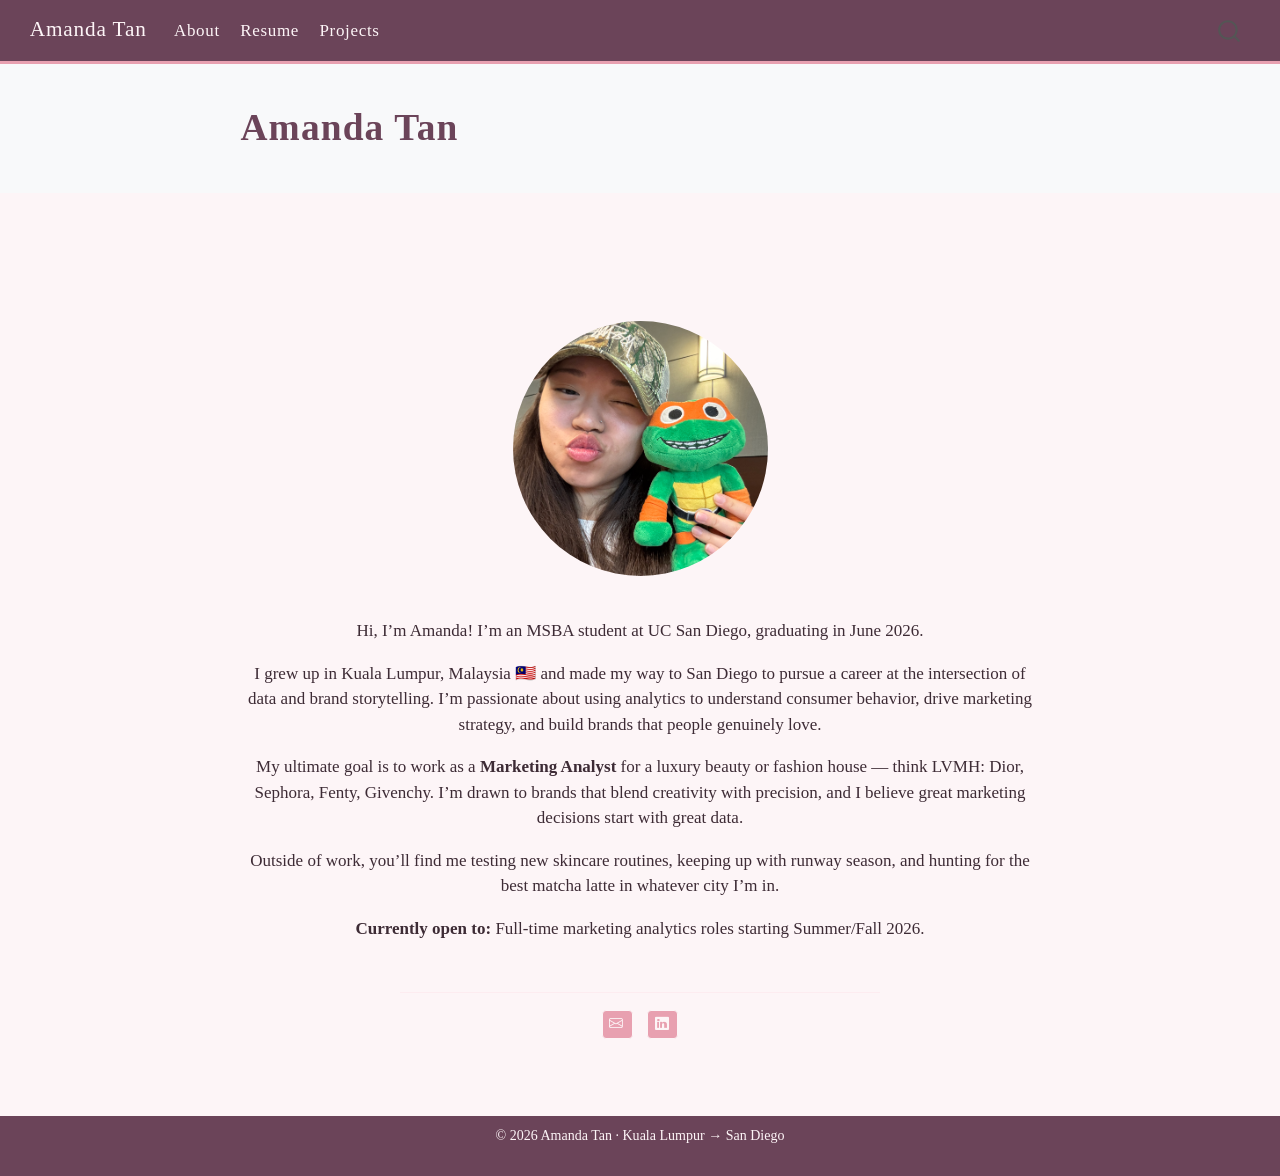
<file: docs/index.html>
<!DOCTYPE html>
<html xmlns="http://www.w3.org/1999/xhtml" lang="en" xml:lang="en"><head>

<meta charset="utf-8">
<meta name="generator" content="quarto-1.7.32">

<meta name="viewport" content="width=device-width, initial-scale=1.0, user-scalable=yes">


<title>Amanda Tan</title>
<style>
code{white-space: pre-wrap;}
span.smallcaps{font-variant: small-caps;}
div.columns{display: flex; gap: min(4vw, 1.5em);}
div.column{flex: auto; overflow-x: auto;}
div.hanging-indent{margin-left: 1.5em; text-indent: -1.5em;}
ul.task-list{list-style: none;}
ul.task-list li input[type="checkbox"] {
  width: 0.8em;
  margin: 0 0.8em 0.2em -1em; /* quarto-specific, see https://github.com/quarto-dev/quarto-cli/issues/4556 */ 
  vertical-align: middle;
}
</style>


<script src="site_libs/quarto-nav/quarto-nav.js"></script>
<script src="site_libs/quarto-nav/headroom.min.js"></script>
<script src="site_libs/clipboard/clipboard.min.js"></script>
<script src="site_libs/quarto-search/autocomplete.umd.js"></script>
<script src="site_libs/quarto-search/fuse.min.js"></script>
<script src="site_libs/quarto-search/quarto-search.js"></script>
<meta name="quarto:offset" content="./">
<script src="site_libs/quarto-html/quarto.js" type="module"></script>
<script src="site_libs/quarto-html/tabsets/tabsets.js" type="module"></script>
<script src="site_libs/quarto-html/popper.min.js"></script>
<script src="site_libs/quarto-html/tippy.umd.min.js"></script>
<link href="site_libs/quarto-html/tippy.css" rel="stylesheet">
<link href="site_libs/quarto-html/quarto-syntax-highlighting-37eea08aefeeee20ff55810ff984fec1.css" rel="stylesheet" id="quarto-text-highlighting-styles">
<script src="site_libs/bootstrap/bootstrap.min.js"></script>
<link href="site_libs/bootstrap/bootstrap-icons.css" rel="stylesheet">
<link href="site_libs/bootstrap/bootstrap-c1fac2584b48ed01fb6e278e36375074.min.css" rel="stylesheet" append-hash="true" id="quarto-bootstrap" data-mode="light">
<script id="quarto-search-options" type="application/json">{
  "location": "navbar",
  "copy-button": false,
  "collapse-after": 3,
  "panel-placement": "end",
  "type": "overlay",
  "limit": 50,
  "keyboard-shortcut": [
    "f",
    "/",
    "s"
  ],
  "show-item-context": false,
  "language": {
    "search-no-results-text": "No results",
    "search-matching-documents-text": "matching documents",
    "search-copy-link-title": "Copy link to search",
    "search-hide-matches-text": "Hide additional matches",
    "search-more-match-text": "more match in this document",
    "search-more-matches-text": "more matches in this document",
    "search-clear-button-title": "Clear",
    "search-text-placeholder": "",
    "search-detached-cancel-button-title": "Cancel",
    "search-submit-button-title": "Submit",
    "search-label": "Search"
  }
}</script>


<link rel="stylesheet" href="styles.css">
</head>

<body class="nav-fixed fullcontent quarto-light">

<div id="quarto-search-results"></div>
  <header id="quarto-header" class="headroom fixed-top quarto-banner">
    <nav class="navbar navbar-expand-lg " data-bs-theme="dark">
      <div class="navbar-container container-fluid">
      <div class="navbar-brand-container mx-auto">
    <a class="navbar-brand" href="./index.html">
    <span class="navbar-title">Amanda Tan</span>
    </a>
  </div>
            <div id="quarto-search" class="" title="Search"></div>
          <button class="navbar-toggler" type="button" data-bs-toggle="collapse" data-bs-target="#navbarCollapse" aria-controls="navbarCollapse" role="menu" aria-expanded="false" aria-label="Toggle navigation" onclick="if (window.quartoToggleHeadroom) { window.quartoToggleHeadroom(); }">
  <span class="navbar-toggler-icon"></span>
</button>
          <div class="collapse navbar-collapse" id="navbarCollapse">
            <ul class="navbar-nav navbar-nav-scroll me-auto">
  <li class="nav-item">
    <a class="nav-link active" href="./index.html" aria-current="page"> 
<span class="menu-text">About</span></a>
  </li>  
  <li class="nav-item">
    <a class="nav-link" href="./resume.html"> 
<span class="menu-text">Resume</span></a>
  </li>  
  <li class="nav-item">
    <a class="nav-link" href="./projects.html"> 
<span class="menu-text">Projects</span></a>
  </li>  
</ul>
          </div> <!-- /navcollapse -->
            <div class="quarto-navbar-tools">
</div>
      </div> <!-- /container-fluid -->
    </nav>
</header>
<!-- content -->
<header id="title-block-header" class="quarto-title-block default page-columns page-full">
  <div class="quarto-title-banner page-columns page-full">
    <div class="quarto-title column-body">
      <h1 class="title">Amanda Tan</h1>
                      </div>
  </div>
  <div class="quarto-title-meta">
    </div>
  </header><div id="quarto-content" class="quarto-container page-columns page-rows-contents page-layout-article page-navbar">
<!-- sidebar -->
<!-- margin-sidebar -->
    
<!-- main -->
<div class="quarto-about-jolla">
  <img src="files/IMG_1311.JPG" class="about-image
  round " style="height: 15em; width: 15em;">
 <main class="content quarto-banner-title-block" id="quarto-document-content">
<p>Hi, I’m Amanda! I’m an MSBA student at UC San Diego, graduating in June 2026.</p>
<p>I grew up in Kuala Lumpur, Malaysia 🇲🇾 and made my way to San Diego to pursue a career at the intersection of data and brand storytelling. I’m passionate about using analytics to understand consumer behavior, drive marketing strategy, and build brands that people genuinely love.</p>
<p>My ultimate goal is to work as a <strong>Marketing Analyst</strong> for a luxury beauty or fashion house — think LVMH: Dior, Sephora, Fenty, Givenchy. I’m drawn to brands that blend creativity with precision, and I believe great marketing decisions start with great data.</p>
<p>Outside of work, you’ll find me testing new skincare routines, keeping up with runway season, and hunting for the best matcha latte in whatever city I’m in.</p>
<p><strong>Currently open to:</strong> Full-time marketing analytics roles starting Summer/Fall 2026.</p>


</main> 
  <hr class="about-sep">
   <div class="about-links">
  <a href="mailto:a6tan@ucsd.edu" class="about-link" rel="" target="">
    <i class="bi bi-envelope"></i>
     <span class="about-link-text"></span>
  </a>
  <a href="https://www.linkedin.com/in/aamandatan/" class="about-link" rel="" target="">
    <i class="bi bi-linkedin"></i>
     <span class="about-link-text"></span>
  </a>
</div>
</div>
 <!-- /main -->
<script id="quarto-html-after-body" type="application/javascript">
  window.document.addEventListener("DOMContentLoaded", function (event) {
    const isCodeAnnotation = (el) => {
      for (const clz of el.classList) {
        if (clz.startsWith('code-annotation-')) {                     
          return true;
        }
      }
      return false;
    }
    const onCopySuccess = function(e) {
      // button target
      const button = e.trigger;
      // don't keep focus
      button.blur();
      // flash "checked"
      button.classList.add('code-copy-button-checked');
      var currentTitle = button.getAttribute("title");
      button.setAttribute("title", "Copied!");
      let tooltip;
      if (window.bootstrap) {
        button.setAttribute("data-bs-toggle", "tooltip");
        button.setAttribute("data-bs-placement", "left");
        button.setAttribute("data-bs-title", "Copied!");
        tooltip = new bootstrap.Tooltip(button, 
          { trigger: "manual", 
            customClass: "code-copy-button-tooltip",
            offset: [0, -8]});
        tooltip.show();    
      }
      setTimeout(function() {
        if (tooltip) {
          tooltip.hide();
          button.removeAttribute("data-bs-title");
          button.removeAttribute("data-bs-toggle");
          button.removeAttribute("data-bs-placement");
        }
        button.setAttribute("title", currentTitle);
        button.classList.remove('code-copy-button-checked');
      }, 1000);
      // clear code selection
      e.clearSelection();
    }
    const getTextToCopy = function(trigger) {
        const codeEl = trigger.previousElementSibling.cloneNode(true);
        for (const childEl of codeEl.children) {
          if (isCodeAnnotation(childEl)) {
            childEl.remove();
          }
        }
        return codeEl.innerText;
    }
    const clipboard = new window.ClipboardJS('.code-copy-button:not([data-in-quarto-modal])', {
      text: getTextToCopy
    });
    clipboard.on('success', onCopySuccess);
    if (window.document.getElementById('quarto-embedded-source-code-modal')) {
      const clipboardModal = new window.ClipboardJS('.code-copy-button[data-in-quarto-modal]', {
        text: getTextToCopy,
        container: window.document.getElementById('quarto-embedded-source-code-modal')
      });
      clipboardModal.on('success', onCopySuccess);
    }
      var localhostRegex = new RegExp(/^(?:http|https):\/\/localhost\:?[0-9]*\//);
      var mailtoRegex = new RegExp(/^mailto:/);
        var filterRegex = new RegExp('/' + window.location.host + '/');
      var isInternal = (href) => {
          return filterRegex.test(href) || localhostRegex.test(href) || mailtoRegex.test(href);
      }
      // Inspect non-navigation links and adorn them if external
     var links = window.document.querySelectorAll('a[href]:not(.nav-link):not(.navbar-brand):not(.toc-action):not(.sidebar-link):not(.sidebar-item-toggle):not(.pagination-link):not(.no-external):not([aria-hidden]):not(.dropdown-item):not(.quarto-navigation-tool):not(.about-link)');
      for (var i=0; i<links.length; i++) {
        const link = links[i];
        if (!isInternal(link.href)) {
          // undo the damage that might have been done by quarto-nav.js in the case of
          // links that we want to consider external
          if (link.dataset.originalHref !== undefined) {
            link.href = link.dataset.originalHref;
          }
        }
      }
    function tippyHover(el, contentFn, onTriggerFn, onUntriggerFn) {
      const config = {
        allowHTML: true,
        maxWidth: 500,
        delay: 100,
        arrow: false,
        appendTo: function(el) {
            return el.parentElement;
        },
        interactive: true,
        interactiveBorder: 10,
        theme: 'quarto',
        placement: 'bottom-start',
      };
      if (contentFn) {
        config.content = contentFn;
      }
      if (onTriggerFn) {
        config.onTrigger = onTriggerFn;
      }
      if (onUntriggerFn) {
        config.onUntrigger = onUntriggerFn;
      }
      window.tippy(el, config); 
    }
    const noterefs = window.document.querySelectorAll('a[role="doc-noteref"]');
    for (var i=0; i<noterefs.length; i++) {
      const ref = noterefs[i];
      tippyHover(ref, function() {
        // use id or data attribute instead here
        let href = ref.getAttribute('data-footnote-href') || ref.getAttribute('href');
        try { href = new URL(href).hash; } catch {}
        const id = href.replace(/^#\/?/, "");
        const note = window.document.getElementById(id);
        if (note) {
          return note.innerHTML;
        } else {
          return "";
        }
      });
    }
    const xrefs = window.document.querySelectorAll('a.quarto-xref');
    const processXRef = (id, note) => {
      // Strip column container classes
      const stripColumnClz = (el) => {
        el.classList.remove("page-full", "page-columns");
        if (el.children) {
          for (const child of el.children) {
            stripColumnClz(child);
          }
        }
      }
      stripColumnClz(note)
      if (id === null || id.startsWith('sec-')) {
        // Special case sections, only their first couple elements
        const container = document.createElement("div");
        if (note.children && note.children.length > 2) {
          container.appendChild(note.children[0].cloneNode(true));
          for (let i = 1; i < note.children.length; i++) {
            const child = note.children[i];
            if (child.tagName === "P" && child.innerText === "") {
              continue;
            } else {
              container.appendChild(child.cloneNode(true));
              break;
            }
          }
          if (window.Quarto?.typesetMath) {
            window.Quarto.typesetMath(container);
          }
          return container.innerHTML
        } else {
          if (window.Quarto?.typesetMath) {
            window.Quarto.typesetMath(note);
          }
          return note.innerHTML;
        }
      } else {
        // Remove any anchor links if they are present
        const anchorLink = note.querySelector('a.anchorjs-link');
        if (anchorLink) {
          anchorLink.remove();
        }
        if (window.Quarto?.typesetMath) {
          window.Quarto.typesetMath(note);
        }
        if (note.classList.contains("callout")) {
          return note.outerHTML;
        } else {
          return note.innerHTML;
        }
      }
    }
    for (var i=0; i<xrefs.length; i++) {
      const xref = xrefs[i];
      tippyHover(xref, undefined, function(instance) {
        instance.disable();
        let url = xref.getAttribute('href');
        let hash = undefined; 
        if (url.startsWith('#')) {
          hash = url;
        } else {
          try { hash = new URL(url).hash; } catch {}
        }
        if (hash) {
          const id = hash.replace(/^#\/?/, "");
          const note = window.document.getElementById(id);
          if (note !== null) {
            try {
              const html = processXRef(id, note.cloneNode(true));
              instance.setContent(html);
            } finally {
              instance.enable();
              instance.show();
            }
          } else {
            // See if we can fetch this
            fetch(url.split('#')[0])
            .then(res => res.text())
            .then(html => {
              const parser = new DOMParser();
              const htmlDoc = parser.parseFromString(html, "text/html");
              const note = htmlDoc.getElementById(id);
              if (note !== null) {
                const html = processXRef(id, note);
                instance.setContent(html);
              } 
            }).finally(() => {
              instance.enable();
              instance.show();
            });
          }
        } else {
          // See if we can fetch a full url (with no hash to target)
          // This is a special case and we should probably do some content thinning / targeting
          fetch(url)
          .then(res => res.text())
          .then(html => {
            const parser = new DOMParser();
            const htmlDoc = parser.parseFromString(html, "text/html");
            const note = htmlDoc.querySelector('main.content');
            if (note !== null) {
              // This should only happen for chapter cross references
              // (since there is no id in the URL)
              // remove the first header
              if (note.children.length > 0 && note.children[0].tagName === "HEADER") {
                note.children[0].remove();
              }
              const html = processXRef(null, note);
              instance.setContent(html);
            } 
          }).finally(() => {
            instance.enable();
            instance.show();
          });
        }
      }, function(instance) {
      });
    }
        let selectedAnnoteEl;
        const selectorForAnnotation = ( cell, annotation) => {
          let cellAttr = 'data-code-cell="' + cell + '"';
          let lineAttr = 'data-code-annotation="' +  annotation + '"';
          const selector = 'span[' + cellAttr + '][' + lineAttr + ']';
          return selector;
        }
        const selectCodeLines = (annoteEl) => {
          const doc = window.document;
          const targetCell = annoteEl.getAttribute("data-target-cell");
          const targetAnnotation = annoteEl.getAttribute("data-target-annotation");
          const annoteSpan = window.document.querySelector(selectorForAnnotation(targetCell, targetAnnotation));
          const lines = annoteSpan.getAttribute("data-code-lines").split(",");
          const lineIds = lines.map((line) => {
            return targetCell + "-" + line;
          })
          let top = null;
          let height = null;
          let parent = null;
          if (lineIds.length > 0) {
              //compute the position of the single el (top and bottom and make a div)
              const el = window.document.getElementById(lineIds[0]);
              top = el.offsetTop;
              height = el.offsetHeight;
              parent = el.parentElement.parentElement;
            if (lineIds.length > 1) {
              const lastEl = window.document.getElementById(lineIds[lineIds.length - 1]);
              const bottom = lastEl.offsetTop + lastEl.offsetHeight;
              height = bottom - top;
            }
            if (top !== null && height !== null && parent !== null) {
              // cook up a div (if necessary) and position it 
              let div = window.document.getElementById("code-annotation-line-highlight");
              if (div === null) {
                div = window.document.createElement("div");
                div.setAttribute("id", "code-annotation-line-highlight");
                div.style.position = 'absolute';
                parent.appendChild(div);
              }
              div.style.top = top - 2 + "px";
              div.style.height = height + 4 + "px";
              div.style.left = 0;
              let gutterDiv = window.document.getElementById("code-annotation-line-highlight-gutter");
              if (gutterDiv === null) {
                gutterDiv = window.document.createElement("div");
                gutterDiv.setAttribute("id", "code-annotation-line-highlight-gutter");
                gutterDiv.style.position = 'absolute';
                const codeCell = window.document.getElementById(targetCell);
                const gutter = codeCell.querySelector('.code-annotation-gutter');
                gutter.appendChild(gutterDiv);
              }
              gutterDiv.style.top = top - 2 + "px";
              gutterDiv.style.height = height + 4 + "px";
            }
            selectedAnnoteEl = annoteEl;
          }
        };
        const unselectCodeLines = () => {
          const elementsIds = ["code-annotation-line-highlight", "code-annotation-line-highlight-gutter"];
          elementsIds.forEach((elId) => {
            const div = window.document.getElementById(elId);
            if (div) {
              div.remove();
            }
          });
          selectedAnnoteEl = undefined;
        };
          // Handle positioning of the toggle
      window.addEventListener(
        "resize",
        throttle(() => {
          elRect = undefined;
          if (selectedAnnoteEl) {
            selectCodeLines(selectedAnnoteEl);
          }
        }, 10)
      );
      function throttle(fn, ms) {
      let throttle = false;
      let timer;
        return (...args) => {
          if(!throttle) { // first call gets through
              fn.apply(this, args);
              throttle = true;
          } else { // all the others get throttled
              if(timer) clearTimeout(timer); // cancel #2
              timer = setTimeout(() => {
                fn.apply(this, args);
                timer = throttle = false;
              }, ms);
          }
        };
      }
        // Attach click handler to the DT
        const annoteDls = window.document.querySelectorAll('dt[data-target-cell]');
        for (const annoteDlNode of annoteDls) {
          annoteDlNode.addEventListener('click', (event) => {
            const clickedEl = event.target;
            if (clickedEl !== selectedAnnoteEl) {
              unselectCodeLines();
              const activeEl = window.document.querySelector('dt[data-target-cell].code-annotation-active');
              if (activeEl) {
                activeEl.classList.remove('code-annotation-active');
              }
              selectCodeLines(clickedEl);
              clickedEl.classList.add('code-annotation-active');
            } else {
              // Unselect the line
              unselectCodeLines();
              clickedEl.classList.remove('code-annotation-active');
            }
          });
        }
    const findCites = (el) => {
      const parentEl = el.parentElement;
      if (parentEl) {
        const cites = parentEl.dataset.cites;
        if (cites) {
          return {
            el,
            cites: cites.split(' ')
          };
        } else {
          return findCites(el.parentElement)
        }
      } else {
        return undefined;
      }
    };
    var bibliorefs = window.document.querySelectorAll('a[role="doc-biblioref"]');
    for (var i=0; i<bibliorefs.length; i++) {
      const ref = bibliorefs[i];
      const citeInfo = findCites(ref);
      if (citeInfo) {
        tippyHover(citeInfo.el, function() {
          var popup = window.document.createElement('div');
          citeInfo.cites.forEach(function(cite) {
            var citeDiv = window.document.createElement('div');
            citeDiv.classList.add('hanging-indent');
            citeDiv.classList.add('csl-entry');
            var biblioDiv = window.document.getElementById('ref-' + cite);
            if (biblioDiv) {
              citeDiv.innerHTML = biblioDiv.innerHTML;
            }
            popup.appendChild(citeDiv);
          });
          return popup.innerHTML;
        });
      }
    }
  });
  </script>
</div> <!-- /content -->
<footer class="footer">
  <div class="nav-footer">
    <div class="nav-footer-left">
      &nbsp;
    </div>   
    <div class="nav-footer-center">
<p>© 2026 Amanda Tan · Kuala Lumpur → San Diego</p>
</div>
    <div class="nav-footer-right">
      &nbsp;
    </div>
  </div>
</footer>




</body></html>
</file>
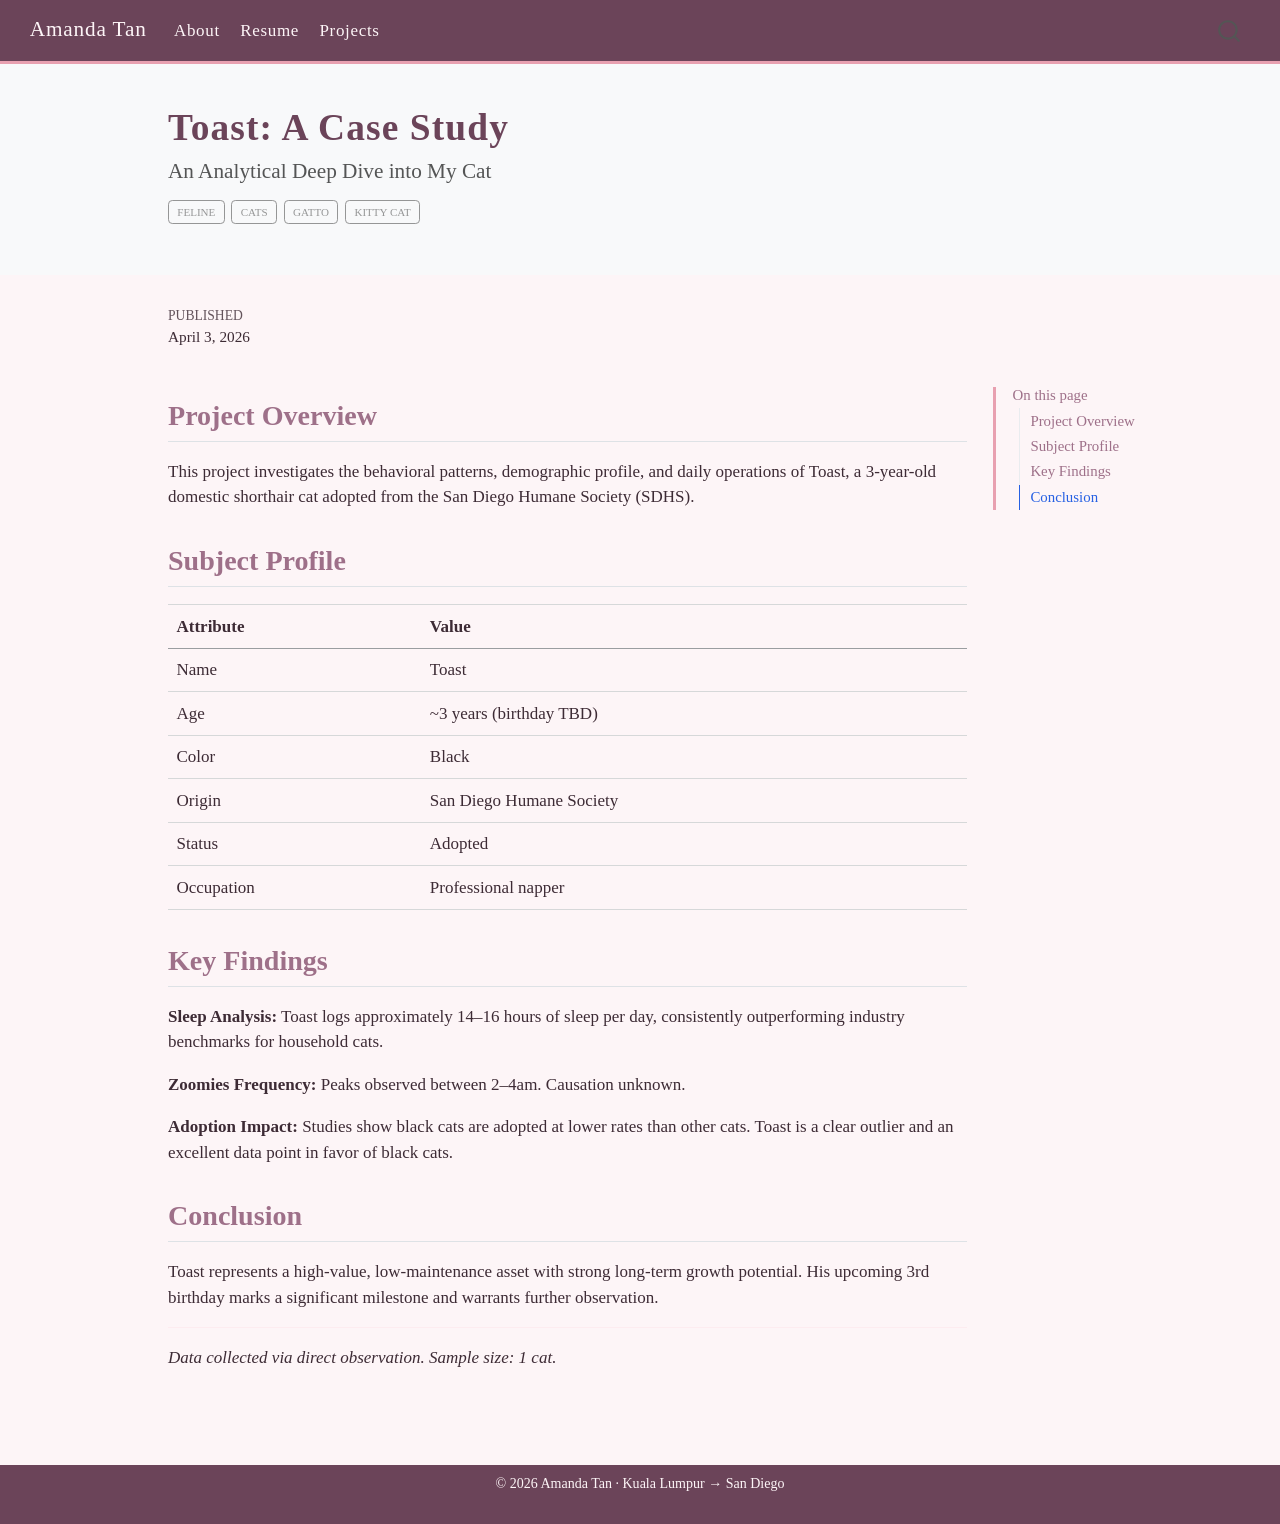
<file: docs/projects/project1/index.html>
<!DOCTYPE html>
<html xmlns="http://www.w3.org/1999/xhtml" lang="en" xml:lang="en"><head>

<meta charset="utf-8">
<meta name="generator" content="quarto-1.7.32">

<meta name="viewport" content="width=device-width, initial-scale=1.0, user-scalable=yes">

<meta name="dcterms.date" content="2026-04-03">

<title>Toast: A Case Study – Amanda Tan</title>
<style>
code{white-space: pre-wrap;}
span.smallcaps{font-variant: small-caps;}
div.columns{display: flex; gap: min(4vw, 1.5em);}
div.column{flex: auto; overflow-x: auto;}
div.hanging-indent{margin-left: 1.5em; text-indent: -1.5em;}
ul.task-list{list-style: none;}
ul.task-list li input[type="checkbox"] {
  width: 0.8em;
  margin: 0 0.8em 0.2em -1em; /* quarto-specific, see https://github.com/quarto-dev/quarto-cli/issues/4556 */ 
  vertical-align: middle;
}
</style>


<script src="../../site_libs/quarto-nav/quarto-nav.js"></script>
<script src="../../site_libs/quarto-nav/headroom.min.js"></script>
<script src="../../site_libs/clipboard/clipboard.min.js"></script>
<script src="../../site_libs/quarto-search/autocomplete.umd.js"></script>
<script src="../../site_libs/quarto-search/fuse.min.js"></script>
<script src="../../site_libs/quarto-search/quarto-search.js"></script>
<meta name="quarto:offset" content="../../">
<script src="../../site_libs/quarto-html/quarto.js" type="module"></script>
<script src="../../site_libs/quarto-html/tabsets/tabsets.js" type="module"></script>
<script src="../../site_libs/quarto-html/popper.min.js"></script>
<script src="../../site_libs/quarto-html/tippy.umd.min.js"></script>
<script src="../../site_libs/quarto-html/anchor.min.js"></script>
<link href="../../site_libs/quarto-html/tippy.css" rel="stylesheet">
<link href="../../site_libs/quarto-html/quarto-syntax-highlighting-37eea08aefeeee20ff55810ff984fec1.css" rel="stylesheet" id="quarto-text-highlighting-styles">
<script src="../../site_libs/bootstrap/bootstrap.min.js"></script>
<link href="../../site_libs/bootstrap/bootstrap-icons.css" rel="stylesheet">
<link href="../../site_libs/bootstrap/bootstrap-c1fac2584b48ed01fb6e278e36375074.min.css" rel="stylesheet" append-hash="true" id="quarto-bootstrap" data-mode="light">
<script id="quarto-search-options" type="application/json">{
  "location": "navbar",
  "copy-button": false,
  "collapse-after": 3,
  "panel-placement": "end",
  "type": "overlay",
  "limit": 50,
  "keyboard-shortcut": [
    "f",
    "/",
    "s"
  ],
  "show-item-context": false,
  "language": {
    "search-no-results-text": "No results",
    "search-matching-documents-text": "matching documents",
    "search-copy-link-title": "Copy link to search",
    "search-hide-matches-text": "Hide additional matches",
    "search-more-match-text": "more match in this document",
    "search-more-matches-text": "more matches in this document",
    "search-clear-button-title": "Clear",
    "search-text-placeholder": "",
    "search-detached-cancel-button-title": "Cancel",
    "search-submit-button-title": "Submit",
    "search-label": "Search"
  }
}</script>


<link rel="stylesheet" href="../../styles.css">
</head>

<body class="nav-fixed quarto-light">

<div id="quarto-search-results"></div>
  <header id="quarto-header" class="headroom fixed-top quarto-banner">
    <nav class="navbar navbar-expand-lg " data-bs-theme="dark">
      <div class="navbar-container container-fluid">
      <div class="navbar-brand-container mx-auto">
    <a class="navbar-brand" href="../../index.html">
    <span class="navbar-title">Amanda Tan</span>
    </a>
  </div>
            <div id="quarto-search" class="" title="Search"></div>
          <button class="navbar-toggler" type="button" data-bs-toggle="collapse" data-bs-target="#navbarCollapse" aria-controls="navbarCollapse" role="menu" aria-expanded="false" aria-label="Toggle navigation" onclick="if (window.quartoToggleHeadroom) { window.quartoToggleHeadroom(); }">
  <span class="navbar-toggler-icon"></span>
</button>
          <div class="collapse navbar-collapse" id="navbarCollapse">
            <ul class="navbar-nav navbar-nav-scroll me-auto">
  <li class="nav-item">
    <a class="nav-link" href="../../index.html"> 
<span class="menu-text">About</span></a>
  </li>  
  <li class="nav-item">
    <a class="nav-link" href="../../resume.html"> 
<span class="menu-text">Resume</span></a>
  </li>  
  <li class="nav-item">
    <a class="nav-link" href="../../projects.html"> 
<span class="menu-text">Projects</span></a>
  </li>  
</ul>
          </div> <!-- /navcollapse -->
            <div class="quarto-navbar-tools">
</div>
      </div> <!-- /container-fluid -->
    </nav>
</header>
<!-- content -->
<header id="title-block-header" class="quarto-title-block default page-columns page-full">
  <div class="quarto-title-banner page-columns page-full">
    <div class="quarto-title column-body">
      <h1 class="title">Toast: A Case Study</h1>
            <p class="subtitle lead">An Analytical Deep Dive into My Cat</p>
                                <div class="quarto-categories">
                <div class="quarto-category">Feline</div>
                <div class="quarto-category">Cats</div>
                <div class="quarto-category">Gatto</div>
                <div class="quarto-category">Kitty Cat</div>
              </div>
                  </div>
  </div>
    
  
  <div class="quarto-title-meta">

      
      <div>
      <div class="quarto-title-meta-heading">Published</div>
      <div class="quarto-title-meta-contents">
        <p class="date">April 3, 2026</p>
      </div>
    </div>
    
      
    </div>
    
  
  </header><div id="quarto-content" class="quarto-container page-columns page-rows-contents page-layout-article page-navbar">
<!-- sidebar -->
<!-- margin-sidebar -->
    <div id="quarto-margin-sidebar" class="sidebar margin-sidebar">
        <nav id="TOC" role="doc-toc" class="toc-active">
    <h2 id="toc-title">On this page</h2>
   
  <ul>
  <li><a href="#project-overview" id="toc-project-overview" class="nav-link active" data-scroll-target="#project-overview">Project Overview</a></li>
  <li><a href="#subject-profile" id="toc-subject-profile" class="nav-link" data-scroll-target="#subject-profile">Subject Profile</a></li>
  <li><a href="#key-findings" id="toc-key-findings" class="nav-link" data-scroll-target="#key-findings">Key Findings</a></li>
  <li><a href="#conclusion" id="toc-conclusion" class="nav-link" data-scroll-target="#conclusion">Conclusion</a></li>
  </ul>
</nav>
    </div>
<!-- main -->
<main class="content quarto-banner-title-block" id="quarto-document-content">





<section id="project-overview" class="level2">
<h2 class="anchored" data-anchor-id="project-overview">Project Overview</h2>
<p>This project investigates the behavioral patterns, demographic profile, and daily operations of Toast, a 3-year-old domestic shorthair cat adopted from the San Diego Humane Society (SDHS).</p>
</section>
<section id="subject-profile" class="level2">
<h2 class="anchored" data-anchor-id="subject-profile">Subject Profile</h2>
<table class="caption-top table">
<thead>
<tr class="header">
<th>Attribute</th>
<th>Value</th>
</tr>
</thead>
<tbody>
<tr class="odd">
<td>Name</td>
<td>Toast</td>
</tr>
<tr class="even">
<td>Age</td>
<td>~3 years (birthday TBD)</td>
</tr>
<tr class="odd">
<td>Color</td>
<td>Black</td>
</tr>
<tr class="even">
<td>Origin</td>
<td>San Diego Humane Society</td>
</tr>
<tr class="odd">
<td>Status</td>
<td>Adopted</td>
</tr>
<tr class="even">
<td>Occupation</td>
<td>Professional napper</td>
</tr>
</tbody>
</table>
</section>
<section id="key-findings" class="level2">
<h2 class="anchored" data-anchor-id="key-findings">Key Findings</h2>
<p><strong>Sleep Analysis:</strong> Toast logs approximately 14–16 hours of sleep per day, consistently outperforming industry benchmarks for household cats.</p>
<p><strong>Zoomies Frequency:</strong> Peaks observed between 2–4am. Causation unknown.</p>
<p><strong>Adoption Impact:</strong> Studies show black cats are adopted at lower rates than other cats. Toast is a clear outlier and an excellent data point in favor of black cats.</p>
</section>
<section id="conclusion" class="level2">
<h2 class="anchored" data-anchor-id="conclusion">Conclusion</h2>
<p>Toast represents a high-value, low-maintenance asset with strong long-term growth potential. His upcoming 3rd birthday marks a significant milestone and warrants further observation.</p>
<hr>
<p><em>Data collected via direct observation. Sample size: 1 cat.</em></p>


</section>

</main> <!-- /main -->
<script id="quarto-html-after-body" type="application/javascript">
  window.document.addEventListener("DOMContentLoaded", function (event) {
    const icon = "";
    const anchorJS = new window.AnchorJS();
    anchorJS.options = {
      placement: 'right',
      icon: icon
    };
    anchorJS.add('.anchored');
    const isCodeAnnotation = (el) => {
      for (const clz of el.classList) {
        if (clz.startsWith('code-annotation-')) {                     
          return true;
        }
      }
      return false;
    }
    const onCopySuccess = function(e) {
      // button target
      const button = e.trigger;
      // don't keep focus
      button.blur();
      // flash "checked"
      button.classList.add('code-copy-button-checked');
      var currentTitle = button.getAttribute("title");
      button.setAttribute("title", "Copied!");
      let tooltip;
      if (window.bootstrap) {
        button.setAttribute("data-bs-toggle", "tooltip");
        button.setAttribute("data-bs-placement", "left");
        button.setAttribute("data-bs-title", "Copied!");
        tooltip = new bootstrap.Tooltip(button, 
          { trigger: "manual", 
            customClass: "code-copy-button-tooltip",
            offset: [0, -8]});
        tooltip.show();    
      }
      setTimeout(function() {
        if (tooltip) {
          tooltip.hide();
          button.removeAttribute("data-bs-title");
          button.removeAttribute("data-bs-toggle");
          button.removeAttribute("data-bs-placement");
        }
        button.setAttribute("title", currentTitle);
        button.classList.remove('code-copy-button-checked');
      }, 1000);
      // clear code selection
      e.clearSelection();
    }
    const getTextToCopy = function(trigger) {
        const codeEl = trigger.previousElementSibling.cloneNode(true);
        for (const childEl of codeEl.children) {
          if (isCodeAnnotation(childEl)) {
            childEl.remove();
          }
        }
        return codeEl.innerText;
    }
    const clipboard = new window.ClipboardJS('.code-copy-button:not([data-in-quarto-modal])', {
      text: getTextToCopy
    });
    clipboard.on('success', onCopySuccess);
    if (window.document.getElementById('quarto-embedded-source-code-modal')) {
      const clipboardModal = new window.ClipboardJS('.code-copy-button[data-in-quarto-modal]', {
        text: getTextToCopy,
        container: window.document.getElementById('quarto-embedded-source-code-modal')
      });
      clipboardModal.on('success', onCopySuccess);
    }
      var localhostRegex = new RegExp(/^(?:http|https):\/\/localhost\:?[0-9]*\//);
      var mailtoRegex = new RegExp(/^mailto:/);
        var filterRegex = new RegExp('/' + window.location.host + '/');
      var isInternal = (href) => {
          return filterRegex.test(href) || localhostRegex.test(href) || mailtoRegex.test(href);
      }
      // Inspect non-navigation links and adorn them if external
     var links = window.document.querySelectorAll('a[href]:not(.nav-link):not(.navbar-brand):not(.toc-action):not(.sidebar-link):not(.sidebar-item-toggle):not(.pagination-link):not(.no-external):not([aria-hidden]):not(.dropdown-item):not(.quarto-navigation-tool):not(.about-link)');
      for (var i=0; i<links.length; i++) {
        const link = links[i];
        if (!isInternal(link.href)) {
          // undo the damage that might have been done by quarto-nav.js in the case of
          // links that we want to consider external
          if (link.dataset.originalHref !== undefined) {
            link.href = link.dataset.originalHref;
          }
        }
      }
    function tippyHover(el, contentFn, onTriggerFn, onUntriggerFn) {
      const config = {
        allowHTML: true,
        maxWidth: 500,
        delay: 100,
        arrow: false,
        appendTo: function(el) {
            return el.parentElement;
        },
        interactive: true,
        interactiveBorder: 10,
        theme: 'quarto',
        placement: 'bottom-start',
      };
      if (contentFn) {
        config.content = contentFn;
      }
      if (onTriggerFn) {
        config.onTrigger = onTriggerFn;
      }
      if (onUntriggerFn) {
        config.onUntrigger = onUntriggerFn;
      }
      window.tippy(el, config); 
    }
    const noterefs = window.document.querySelectorAll('a[role="doc-noteref"]');
    for (var i=0; i<noterefs.length; i++) {
      const ref = noterefs[i];
      tippyHover(ref, function() {
        // use id or data attribute instead here
        let href = ref.getAttribute('data-footnote-href') || ref.getAttribute('href');
        try { href = new URL(href).hash; } catch {}
        const id = href.replace(/^#\/?/, "");
        const note = window.document.getElementById(id);
        if (note) {
          return note.innerHTML;
        } else {
          return "";
        }
      });
    }
    const xrefs = window.document.querySelectorAll('a.quarto-xref');
    const processXRef = (id, note) => {
      // Strip column container classes
      const stripColumnClz = (el) => {
        el.classList.remove("page-full", "page-columns");
        if (el.children) {
          for (const child of el.children) {
            stripColumnClz(child);
          }
        }
      }
      stripColumnClz(note)
      if (id === null || id.startsWith('sec-')) {
        // Special case sections, only their first couple elements
        const container = document.createElement("div");
        if (note.children && note.children.length > 2) {
          container.appendChild(note.children[0].cloneNode(true));
          for (let i = 1; i < note.children.length; i++) {
            const child = note.children[i];
            if (child.tagName === "P" && child.innerText === "") {
              continue;
            } else {
              container.appendChild(child.cloneNode(true));
              break;
            }
          }
          if (window.Quarto?.typesetMath) {
            window.Quarto.typesetMath(container);
          }
          return container.innerHTML
        } else {
          if (window.Quarto?.typesetMath) {
            window.Quarto.typesetMath(note);
          }
          return note.innerHTML;
        }
      } else {
        // Remove any anchor links if they are present
        const anchorLink = note.querySelector('a.anchorjs-link');
        if (anchorLink) {
          anchorLink.remove();
        }
        if (window.Quarto?.typesetMath) {
          window.Quarto.typesetMath(note);
        }
        if (note.classList.contains("callout")) {
          return note.outerHTML;
        } else {
          return note.innerHTML;
        }
      }
    }
    for (var i=0; i<xrefs.length; i++) {
      const xref = xrefs[i];
      tippyHover(xref, undefined, function(instance) {
        instance.disable();
        let url = xref.getAttribute('href');
        let hash = undefined; 
        if (url.startsWith('#')) {
          hash = url;
        } else {
          try { hash = new URL(url).hash; } catch {}
        }
        if (hash) {
          const id = hash.replace(/^#\/?/, "");
          const note = window.document.getElementById(id);
          if (note !== null) {
            try {
              const html = processXRef(id, note.cloneNode(true));
              instance.setContent(html);
            } finally {
              instance.enable();
              instance.show();
            }
          } else {
            // See if we can fetch this
            fetch(url.split('#')[0])
            .then(res => res.text())
            .then(html => {
              const parser = new DOMParser();
              const htmlDoc = parser.parseFromString(html, "text/html");
              const note = htmlDoc.getElementById(id);
              if (note !== null) {
                const html = processXRef(id, note);
                instance.setContent(html);
              } 
            }).finally(() => {
              instance.enable();
              instance.show();
            });
          }
        } else {
          // See if we can fetch a full url (with no hash to target)
          // This is a special case and we should probably do some content thinning / targeting
          fetch(url)
          .then(res => res.text())
          .then(html => {
            const parser = new DOMParser();
            const htmlDoc = parser.parseFromString(html, "text/html");
            const note = htmlDoc.querySelector('main.content');
            if (note !== null) {
              // This should only happen for chapter cross references
              // (since there is no id in the URL)
              // remove the first header
              if (note.children.length > 0 && note.children[0].tagName === "HEADER") {
                note.children[0].remove();
              }
              const html = processXRef(null, note);
              instance.setContent(html);
            } 
          }).finally(() => {
            instance.enable();
            instance.show();
          });
        }
      }, function(instance) {
      });
    }
        let selectedAnnoteEl;
        const selectorForAnnotation = ( cell, annotation) => {
          let cellAttr = 'data-code-cell="' + cell + '"';
          let lineAttr = 'data-code-annotation="' +  annotation + '"';
          const selector = 'span[' + cellAttr + '][' + lineAttr + ']';
          return selector;
        }
        const selectCodeLines = (annoteEl) => {
          const doc = window.document;
          const targetCell = annoteEl.getAttribute("data-target-cell");
          const targetAnnotation = annoteEl.getAttribute("data-target-annotation");
          const annoteSpan = window.document.querySelector(selectorForAnnotation(targetCell, targetAnnotation));
          const lines = annoteSpan.getAttribute("data-code-lines").split(",");
          const lineIds = lines.map((line) => {
            return targetCell + "-" + line;
          })
          let top = null;
          let height = null;
          let parent = null;
          if (lineIds.length > 0) {
              //compute the position of the single el (top and bottom and make a div)
              const el = window.document.getElementById(lineIds[0]);
              top = el.offsetTop;
              height = el.offsetHeight;
              parent = el.parentElement.parentElement;
            if (lineIds.length > 1) {
              const lastEl = window.document.getElementById(lineIds[lineIds.length - 1]);
              const bottom = lastEl.offsetTop + lastEl.offsetHeight;
              height = bottom - top;
            }
            if (top !== null && height !== null && parent !== null) {
              // cook up a div (if necessary) and position it 
              let div = window.document.getElementById("code-annotation-line-highlight");
              if (div === null) {
                div = window.document.createElement("div");
                div.setAttribute("id", "code-annotation-line-highlight");
                div.style.position = 'absolute';
                parent.appendChild(div);
              }
              div.style.top = top - 2 + "px";
              div.style.height = height + 4 + "px";
              div.style.left = 0;
              let gutterDiv = window.document.getElementById("code-annotation-line-highlight-gutter");
              if (gutterDiv === null) {
                gutterDiv = window.document.createElement("div");
                gutterDiv.setAttribute("id", "code-annotation-line-highlight-gutter");
                gutterDiv.style.position = 'absolute';
                const codeCell = window.document.getElementById(targetCell);
                const gutter = codeCell.querySelector('.code-annotation-gutter');
                gutter.appendChild(gutterDiv);
              }
              gutterDiv.style.top = top - 2 + "px";
              gutterDiv.style.height = height + 4 + "px";
            }
            selectedAnnoteEl = annoteEl;
          }
        };
        const unselectCodeLines = () => {
          const elementsIds = ["code-annotation-line-highlight", "code-annotation-line-highlight-gutter"];
          elementsIds.forEach((elId) => {
            const div = window.document.getElementById(elId);
            if (div) {
              div.remove();
            }
          });
          selectedAnnoteEl = undefined;
        };
          // Handle positioning of the toggle
      window.addEventListener(
        "resize",
        throttle(() => {
          elRect = undefined;
          if (selectedAnnoteEl) {
            selectCodeLines(selectedAnnoteEl);
          }
        }, 10)
      );
      function throttle(fn, ms) {
      let throttle = false;
      let timer;
        return (...args) => {
          if(!throttle) { // first call gets through
              fn.apply(this, args);
              throttle = true;
          } else { // all the others get throttled
              if(timer) clearTimeout(timer); // cancel #2
              timer = setTimeout(() => {
                fn.apply(this, args);
                timer = throttle = false;
              }, ms);
          }
        };
      }
        // Attach click handler to the DT
        const annoteDls = window.document.querySelectorAll('dt[data-target-cell]');
        for (const annoteDlNode of annoteDls) {
          annoteDlNode.addEventListener('click', (event) => {
            const clickedEl = event.target;
            if (clickedEl !== selectedAnnoteEl) {
              unselectCodeLines();
              const activeEl = window.document.querySelector('dt[data-target-cell].code-annotation-active');
              if (activeEl) {
                activeEl.classList.remove('code-annotation-active');
              }
              selectCodeLines(clickedEl);
              clickedEl.classList.add('code-annotation-active');
            } else {
              // Unselect the line
              unselectCodeLines();
              clickedEl.classList.remove('code-annotation-active');
            }
          });
        }
    const findCites = (el) => {
      const parentEl = el.parentElement;
      if (parentEl) {
        const cites = parentEl.dataset.cites;
        if (cites) {
          return {
            el,
            cites: cites.split(' ')
          };
        } else {
          return findCites(el.parentElement)
        }
      } else {
        return undefined;
      }
    };
    var bibliorefs = window.document.querySelectorAll('a[role="doc-biblioref"]');
    for (var i=0; i<bibliorefs.length; i++) {
      const ref = bibliorefs[i];
      const citeInfo = findCites(ref);
      if (citeInfo) {
        tippyHover(citeInfo.el, function() {
          var popup = window.document.createElement('div');
          citeInfo.cites.forEach(function(cite) {
            var citeDiv = window.document.createElement('div');
            citeDiv.classList.add('hanging-indent');
            citeDiv.classList.add('csl-entry');
            var biblioDiv = window.document.getElementById('ref-' + cite);
            if (biblioDiv) {
              citeDiv.innerHTML = biblioDiv.innerHTML;
            }
            popup.appendChild(citeDiv);
          });
          return popup.innerHTML;
        });
      }
    }
  });
  </script>
</div> <!-- /content -->
<footer class="footer">
  <div class="nav-footer">
    <div class="nav-footer-left">
      &nbsp;
    </div>   
    <div class="nav-footer-center">
<p>© 2026 Amanda Tan · Kuala Lumpur → San Diego</p>
</div>
    <div class="nav-footer-right">
      &nbsp;
    </div>
  </div>
</footer>




</body></html>
</file>
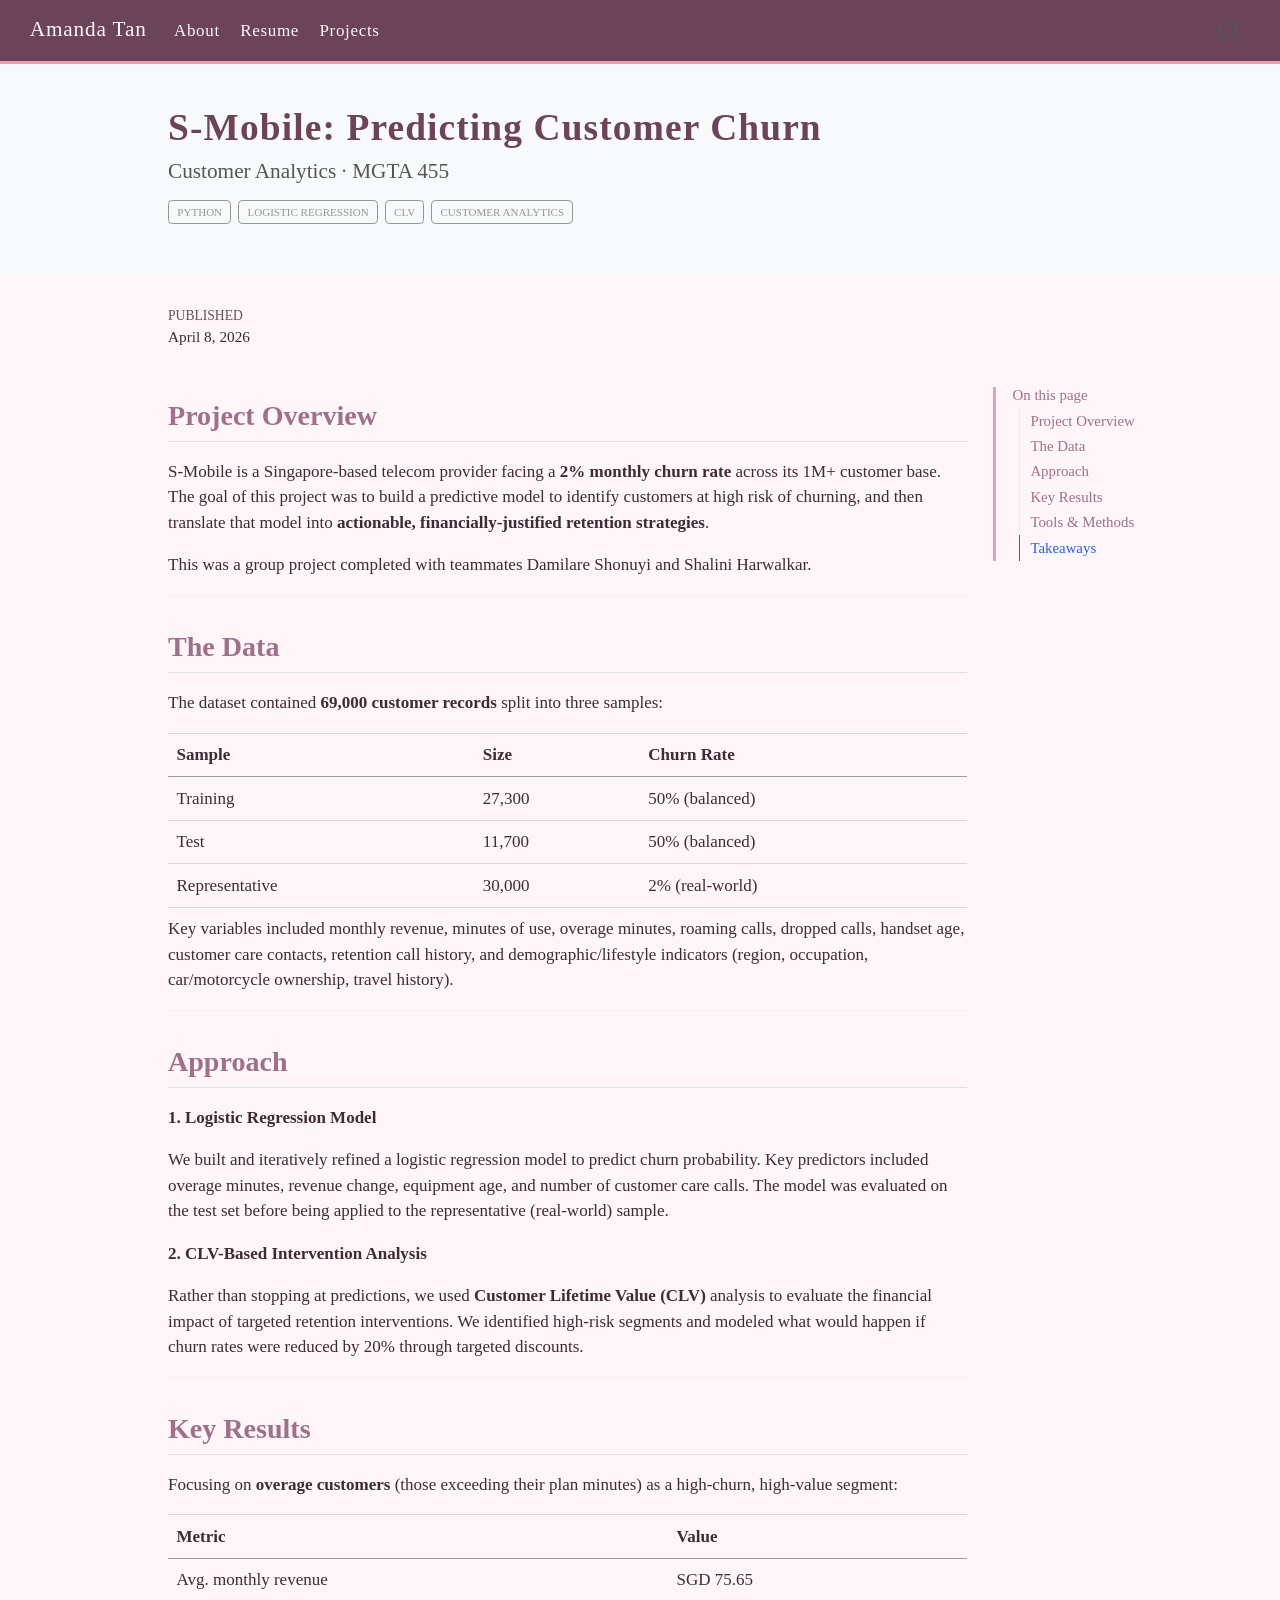
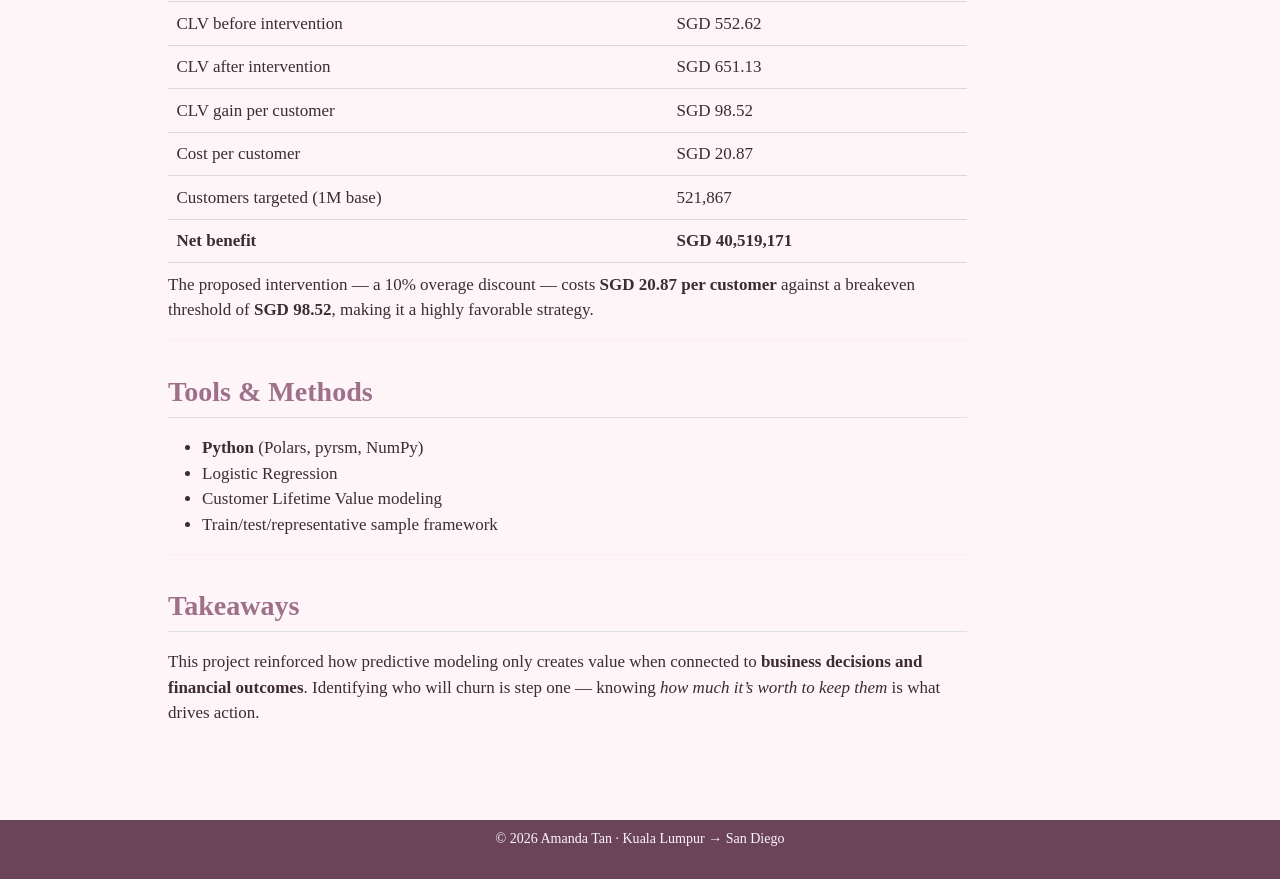
<file: docs/projects/project2/index.html>
<!DOCTYPE html>
<html xmlns="http://www.w3.org/1999/xhtml" lang="en" xml:lang="en"><head>

<meta charset="utf-8">
<meta name="generator" content="quarto-1.7.32">

<meta name="viewport" content="width=device-width, initial-scale=1.0, user-scalable=yes">

<meta name="dcterms.date" content="2026-04-08">

<title>S-Mobile: Predicting Customer Churn – Amanda Tan</title>
<style>
code{white-space: pre-wrap;}
span.smallcaps{font-variant: small-caps;}
div.columns{display: flex; gap: min(4vw, 1.5em);}
div.column{flex: auto; overflow-x: auto;}
div.hanging-indent{margin-left: 1.5em; text-indent: -1.5em;}
ul.task-list{list-style: none;}
ul.task-list li input[type="checkbox"] {
  width: 0.8em;
  margin: 0 0.8em 0.2em -1em; /* quarto-specific, see https://github.com/quarto-dev/quarto-cli/issues/4556 */ 
  vertical-align: middle;
}
</style>


<script src="../../site_libs/quarto-nav/quarto-nav.js"></script>
<script src="../../site_libs/quarto-nav/headroom.min.js"></script>
<script src="../../site_libs/clipboard/clipboard.min.js"></script>
<script src="../../site_libs/quarto-search/autocomplete.umd.js"></script>
<script src="../../site_libs/quarto-search/fuse.min.js"></script>
<script src="../../site_libs/quarto-search/quarto-search.js"></script>
<meta name="quarto:offset" content="../../">
<script src="../../site_libs/quarto-html/quarto.js" type="module"></script>
<script src="../../site_libs/quarto-html/tabsets/tabsets.js" type="module"></script>
<script src="../../site_libs/quarto-html/popper.min.js"></script>
<script src="../../site_libs/quarto-html/tippy.umd.min.js"></script>
<script src="../../site_libs/quarto-html/anchor.min.js"></script>
<link href="../../site_libs/quarto-html/tippy.css" rel="stylesheet">
<link href="../../site_libs/quarto-html/quarto-syntax-highlighting-37eea08aefeeee20ff55810ff984fec1.css" rel="stylesheet" id="quarto-text-highlighting-styles">
<script src="../../site_libs/bootstrap/bootstrap.min.js"></script>
<link href="../../site_libs/bootstrap/bootstrap-icons.css" rel="stylesheet">
<link href="../../site_libs/bootstrap/bootstrap-c1fac2584b48ed01fb6e278e36375074.min.css" rel="stylesheet" append-hash="true" id="quarto-bootstrap" data-mode="light">
<script id="quarto-search-options" type="application/json">{
  "location": "navbar",
  "copy-button": false,
  "collapse-after": 3,
  "panel-placement": "end",
  "type": "overlay",
  "limit": 50,
  "keyboard-shortcut": [
    "f",
    "/",
    "s"
  ],
  "show-item-context": false,
  "language": {
    "search-no-results-text": "No results",
    "search-matching-documents-text": "matching documents",
    "search-copy-link-title": "Copy link to search",
    "search-hide-matches-text": "Hide additional matches",
    "search-more-match-text": "more match in this document",
    "search-more-matches-text": "more matches in this document",
    "search-clear-button-title": "Clear",
    "search-text-placeholder": "",
    "search-detached-cancel-button-title": "Cancel",
    "search-submit-button-title": "Submit",
    "search-label": "Search"
  }
}</script>


<link rel="stylesheet" href="../../styles.css">
</head>

<body class="nav-fixed quarto-light">

<div id="quarto-search-results"></div>
  <header id="quarto-header" class="headroom fixed-top quarto-banner">
    <nav class="navbar navbar-expand-lg " data-bs-theme="dark">
      <div class="navbar-container container-fluid">
      <div class="navbar-brand-container mx-auto">
    <a class="navbar-brand" href="../../index.html">
    <span class="navbar-title">Amanda Tan</span>
    </a>
  </div>
            <div id="quarto-search" class="" title="Search"></div>
          <button class="navbar-toggler" type="button" data-bs-toggle="collapse" data-bs-target="#navbarCollapse" aria-controls="navbarCollapse" role="menu" aria-expanded="false" aria-label="Toggle navigation" onclick="if (window.quartoToggleHeadroom) { window.quartoToggleHeadroom(); }">
  <span class="navbar-toggler-icon"></span>
</button>
          <div class="collapse navbar-collapse" id="navbarCollapse">
            <ul class="navbar-nav navbar-nav-scroll me-auto">
  <li class="nav-item">
    <a class="nav-link" href="../../index.html"> 
<span class="menu-text">About</span></a>
  </li>  
  <li class="nav-item">
    <a class="nav-link" href="../../resume.html"> 
<span class="menu-text">Resume</span></a>
  </li>  
  <li class="nav-item">
    <a class="nav-link" href="../../projects.html"> 
<span class="menu-text">Projects</span></a>
  </li>  
</ul>
          </div> <!-- /navcollapse -->
            <div class="quarto-navbar-tools">
</div>
      </div> <!-- /container-fluid -->
    </nav>
</header>
<!-- content -->
<header id="title-block-header" class="quarto-title-block default page-columns page-full">
  <div class="quarto-title-banner page-columns page-full">
    <div class="quarto-title column-body">
      <h1 class="title">S-Mobile: Predicting Customer Churn</h1>
            <p class="subtitle lead">Customer Analytics · MGTA 455</p>
                                <div class="quarto-categories">
                <div class="quarto-category">Python</div>
                <div class="quarto-category">Logistic Regression</div>
                <div class="quarto-category">CLV</div>
                <div class="quarto-category">Customer Analytics</div>
              </div>
                  </div>
  </div>
    
  
  <div class="quarto-title-meta">

      
      <div>
      <div class="quarto-title-meta-heading">Published</div>
      <div class="quarto-title-meta-contents">
        <p class="date">April 8, 2026</p>
      </div>
    </div>
    
      
    </div>
    
  
  </header><div id="quarto-content" class="quarto-container page-columns page-rows-contents page-layout-article page-navbar">
<!-- sidebar -->
<!-- margin-sidebar -->
    <div id="quarto-margin-sidebar" class="sidebar margin-sidebar">
        <nav id="TOC" role="doc-toc" class="toc-active">
    <h2 id="toc-title">On this page</h2>
   
  <ul>
  <li><a href="#project-overview" id="toc-project-overview" class="nav-link active" data-scroll-target="#project-overview">Project Overview</a></li>
  <li><a href="#the-data" id="toc-the-data" class="nav-link" data-scroll-target="#the-data">The Data</a></li>
  <li><a href="#approach" id="toc-approach" class="nav-link" data-scroll-target="#approach">Approach</a></li>
  <li><a href="#key-results" id="toc-key-results" class="nav-link" data-scroll-target="#key-results">Key Results</a></li>
  <li><a href="#tools-methods" id="toc-tools-methods" class="nav-link" data-scroll-target="#tools-methods">Tools &amp; Methods</a></li>
  <li><a href="#takeaways" id="toc-takeaways" class="nav-link" data-scroll-target="#takeaways">Takeaways</a></li>
  </ul>
</nav>
    </div>
<!-- main -->
<main class="content quarto-banner-title-block" id="quarto-document-content">





<section id="project-overview" class="level2">
<h2 class="anchored" data-anchor-id="project-overview">Project Overview</h2>
<p>S-Mobile is a Singapore-based telecom provider facing a <strong>2% monthly churn rate</strong> across its 1M+ customer base. The goal of this project was to build a predictive model to identify customers at high risk of churning, and then translate that model into <strong>actionable, financially-justified retention strategies</strong>.</p>
<p>This was a group project completed with teammates Damilare Shonuyi and Shalini Harwalkar.</p>
<hr>
</section>
<section id="the-data" class="level2">
<h2 class="anchored" data-anchor-id="the-data">The Data</h2>
<p>The dataset contained <strong>69,000 customer records</strong> split into three samples:</p>
<table class="caption-top table">
<thead>
<tr class="header">
<th>Sample</th>
<th>Size</th>
<th>Churn Rate</th>
</tr>
</thead>
<tbody>
<tr class="odd">
<td>Training</td>
<td>27,300</td>
<td>50% (balanced)</td>
</tr>
<tr class="even">
<td>Test</td>
<td>11,700</td>
<td>50% (balanced)</td>
</tr>
<tr class="odd">
<td>Representative</td>
<td>30,000</td>
<td>2% (real-world)</td>
</tr>
</tbody>
</table>
<p>Key variables included monthly revenue, minutes of use, overage minutes, roaming calls, dropped calls, handset age, customer care contacts, retention call history, and demographic/lifestyle indicators (region, occupation, car/motorcycle ownership, travel history).</p>
<hr>
</section>
<section id="approach" class="level2">
<h2 class="anchored" data-anchor-id="approach">Approach</h2>
<p><strong>1. Logistic Regression Model</strong></p>
<p>We built and iteratively refined a logistic regression model to predict churn probability. Key predictors included overage minutes, revenue change, equipment age, and number of customer care calls. The model was evaluated on the test set before being applied to the representative (real-world) sample.</p>
<p><strong>2. CLV-Based Intervention Analysis</strong></p>
<p>Rather than stopping at predictions, we used <strong>Customer Lifetime Value (CLV)</strong> analysis to evaluate the financial impact of targeted retention interventions. We identified high-risk segments and modeled what would happen if churn rates were reduced by 20% through targeted discounts.</p>
<hr>
</section>
<section id="key-results" class="level2">
<h2 class="anchored" data-anchor-id="key-results">Key Results</h2>
<p>Focusing on <strong>overage customers</strong> (those exceeding their plan minutes) as a high-churn, high-value segment:</p>
<table class="caption-top table">
<thead>
<tr class="header">
<th>Metric</th>
<th>Value</th>
</tr>
</thead>
<tbody>
<tr class="odd">
<td>Avg. monthly revenue</td>
<td>SGD 75.65</td>
</tr>
<tr class="even">
<td>CLV before intervention</td>
<td>SGD 552.62</td>
</tr>
<tr class="odd">
<td>CLV after intervention</td>
<td>SGD 651.13</td>
</tr>
<tr class="even">
<td>CLV gain per customer</td>
<td>SGD 98.52</td>
</tr>
<tr class="odd">
<td>Cost per customer</td>
<td>SGD 20.87</td>
</tr>
<tr class="even">
<td>Customers targeted (1M base)</td>
<td>521,867</td>
</tr>
<tr class="odd">
<td><strong>Net benefit</strong></td>
<td><strong>SGD 40,519,171</strong></td>
</tr>
</tbody>
</table>
<p>The proposed intervention — a 10% overage discount — costs <strong>SGD 20.87 per customer</strong> against a breakeven threshold of <strong>SGD 98.52</strong>, making it a highly favorable strategy.</p>
<hr>
</section>
<section id="tools-methods" class="level2">
<h2 class="anchored" data-anchor-id="tools-methods">Tools &amp; Methods</h2>
<ul>
<li><strong>Python</strong> (Polars, pyrsm, NumPy)</li>
<li>Logistic Regression</li>
<li>Customer Lifetime Value modeling</li>
<li>Train/test/representative sample framework</li>
</ul>
<hr>
</section>
<section id="takeaways" class="level2">
<h2 class="anchored" data-anchor-id="takeaways">Takeaways</h2>
<p>This project reinforced how predictive modeling only creates value when connected to <strong>business decisions and financial outcomes</strong>. Identifying who will churn is step one — knowing <em>how much it’s worth to keep them</em> is what drives action.</p>


</section>

</main> <!-- /main -->
<script id="quarto-html-after-body" type="application/javascript">
  window.document.addEventListener("DOMContentLoaded", function (event) {
    const icon = "";
    const anchorJS = new window.AnchorJS();
    anchorJS.options = {
      placement: 'right',
      icon: icon
    };
    anchorJS.add('.anchored');
    const isCodeAnnotation = (el) => {
      for (const clz of el.classList) {
        if (clz.startsWith('code-annotation-')) {                     
          return true;
        }
      }
      return false;
    }
    const onCopySuccess = function(e) {
      // button target
      const button = e.trigger;
      // don't keep focus
      button.blur();
      // flash "checked"
      button.classList.add('code-copy-button-checked');
      var currentTitle = button.getAttribute("title");
      button.setAttribute("title", "Copied!");
      let tooltip;
      if (window.bootstrap) {
        button.setAttribute("data-bs-toggle", "tooltip");
        button.setAttribute("data-bs-placement", "left");
        button.setAttribute("data-bs-title", "Copied!");
        tooltip = new bootstrap.Tooltip(button, 
          { trigger: "manual", 
            customClass: "code-copy-button-tooltip",
            offset: [0, -8]});
        tooltip.show();    
      }
      setTimeout(function() {
        if (tooltip) {
          tooltip.hide();
          button.removeAttribute("data-bs-title");
          button.removeAttribute("data-bs-toggle");
          button.removeAttribute("data-bs-placement");
        }
        button.setAttribute("title", currentTitle);
        button.classList.remove('code-copy-button-checked');
      }, 1000);
      // clear code selection
      e.clearSelection();
    }
    const getTextToCopy = function(trigger) {
        const codeEl = trigger.previousElementSibling.cloneNode(true);
        for (const childEl of codeEl.children) {
          if (isCodeAnnotation(childEl)) {
            childEl.remove();
          }
        }
        return codeEl.innerText;
    }
    const clipboard = new window.ClipboardJS('.code-copy-button:not([data-in-quarto-modal])', {
      text: getTextToCopy
    });
    clipboard.on('success', onCopySuccess);
    if (window.document.getElementById('quarto-embedded-source-code-modal')) {
      const clipboardModal = new window.ClipboardJS('.code-copy-button[data-in-quarto-modal]', {
        text: getTextToCopy,
        container: window.document.getElementById('quarto-embedded-source-code-modal')
      });
      clipboardModal.on('success', onCopySuccess);
    }
      var localhostRegex = new RegExp(/^(?:http|https):\/\/localhost\:?[0-9]*\//);
      var mailtoRegex = new RegExp(/^mailto:/);
        var filterRegex = new RegExp('/' + window.location.host + '/');
      var isInternal = (href) => {
          return filterRegex.test(href) || localhostRegex.test(href) || mailtoRegex.test(href);
      }
      // Inspect non-navigation links and adorn them if external
     var links = window.document.querySelectorAll('a[href]:not(.nav-link):not(.navbar-brand):not(.toc-action):not(.sidebar-link):not(.sidebar-item-toggle):not(.pagination-link):not(.no-external):not([aria-hidden]):not(.dropdown-item):not(.quarto-navigation-tool):not(.about-link)');
      for (var i=0; i<links.length; i++) {
        const link = links[i];
        if (!isInternal(link.href)) {
          // undo the damage that might have been done by quarto-nav.js in the case of
          // links that we want to consider external
          if (link.dataset.originalHref !== undefined) {
            link.href = link.dataset.originalHref;
          }
        }
      }
    function tippyHover(el, contentFn, onTriggerFn, onUntriggerFn) {
      const config = {
        allowHTML: true,
        maxWidth: 500,
        delay: 100,
        arrow: false,
        appendTo: function(el) {
            return el.parentElement;
        },
        interactive: true,
        interactiveBorder: 10,
        theme: 'quarto',
        placement: 'bottom-start',
      };
      if (contentFn) {
        config.content = contentFn;
      }
      if (onTriggerFn) {
        config.onTrigger = onTriggerFn;
      }
      if (onUntriggerFn) {
        config.onUntrigger = onUntriggerFn;
      }
      window.tippy(el, config); 
    }
    const noterefs = window.document.querySelectorAll('a[role="doc-noteref"]');
    for (var i=0; i<noterefs.length; i++) {
      const ref = noterefs[i];
      tippyHover(ref, function() {
        // use id or data attribute instead here
        let href = ref.getAttribute('data-footnote-href') || ref.getAttribute('href');
        try { href = new URL(href).hash; } catch {}
        const id = href.replace(/^#\/?/, "");
        const note = window.document.getElementById(id);
        if (note) {
          return note.innerHTML;
        } else {
          return "";
        }
      });
    }
    const xrefs = window.document.querySelectorAll('a.quarto-xref');
    const processXRef = (id, note) => {
      // Strip column container classes
      const stripColumnClz = (el) => {
        el.classList.remove("page-full", "page-columns");
        if (el.children) {
          for (const child of el.children) {
            stripColumnClz(child);
          }
        }
      }
      stripColumnClz(note)
      if (id === null || id.startsWith('sec-')) {
        // Special case sections, only their first couple elements
        const container = document.createElement("div");
        if (note.children && note.children.length > 2) {
          container.appendChild(note.children[0].cloneNode(true));
          for (let i = 1; i < note.children.length; i++) {
            const child = note.children[i];
            if (child.tagName === "P" && child.innerText === "") {
              continue;
            } else {
              container.appendChild(child.cloneNode(true));
              break;
            }
          }
          if (window.Quarto?.typesetMath) {
            window.Quarto.typesetMath(container);
          }
          return container.innerHTML
        } else {
          if (window.Quarto?.typesetMath) {
            window.Quarto.typesetMath(note);
          }
          return note.innerHTML;
        }
      } else {
        // Remove any anchor links if they are present
        const anchorLink = note.querySelector('a.anchorjs-link');
        if (anchorLink) {
          anchorLink.remove();
        }
        if (window.Quarto?.typesetMath) {
          window.Quarto.typesetMath(note);
        }
        if (note.classList.contains("callout")) {
          return note.outerHTML;
        } else {
          return note.innerHTML;
        }
      }
    }
    for (var i=0; i<xrefs.length; i++) {
      const xref = xrefs[i];
      tippyHover(xref, undefined, function(instance) {
        instance.disable();
        let url = xref.getAttribute('href');
        let hash = undefined; 
        if (url.startsWith('#')) {
          hash = url;
        } else {
          try { hash = new URL(url).hash; } catch {}
        }
        if (hash) {
          const id = hash.replace(/^#\/?/, "");
          const note = window.document.getElementById(id);
          if (note !== null) {
            try {
              const html = processXRef(id, note.cloneNode(true));
              instance.setContent(html);
            } finally {
              instance.enable();
              instance.show();
            }
          } else {
            // See if we can fetch this
            fetch(url.split('#')[0])
            .then(res => res.text())
            .then(html => {
              const parser = new DOMParser();
              const htmlDoc = parser.parseFromString(html, "text/html");
              const note = htmlDoc.getElementById(id);
              if (note !== null) {
                const html = processXRef(id, note);
                instance.setContent(html);
              } 
            }).finally(() => {
              instance.enable();
              instance.show();
            });
          }
        } else {
          // See if we can fetch a full url (with no hash to target)
          // This is a special case and we should probably do some content thinning / targeting
          fetch(url)
          .then(res => res.text())
          .then(html => {
            const parser = new DOMParser();
            const htmlDoc = parser.parseFromString(html, "text/html");
            const note = htmlDoc.querySelector('main.content');
            if (note !== null) {
              // This should only happen for chapter cross references
              // (since there is no id in the URL)
              // remove the first header
              if (note.children.length > 0 && note.children[0].tagName === "HEADER") {
                note.children[0].remove();
              }
              const html = processXRef(null, note);
              instance.setContent(html);
            } 
          }).finally(() => {
            instance.enable();
            instance.show();
          });
        }
      }, function(instance) {
      });
    }
        let selectedAnnoteEl;
        const selectorForAnnotation = ( cell, annotation) => {
          let cellAttr = 'data-code-cell="' + cell + '"';
          let lineAttr = 'data-code-annotation="' +  annotation + '"';
          const selector = 'span[' + cellAttr + '][' + lineAttr + ']';
          return selector;
        }
        const selectCodeLines = (annoteEl) => {
          const doc = window.document;
          const targetCell = annoteEl.getAttribute("data-target-cell");
          const targetAnnotation = annoteEl.getAttribute("data-target-annotation");
          const annoteSpan = window.document.querySelector(selectorForAnnotation(targetCell, targetAnnotation));
          const lines = annoteSpan.getAttribute("data-code-lines").split(",");
          const lineIds = lines.map((line) => {
            return targetCell + "-" + line;
          })
          let top = null;
          let height = null;
          let parent = null;
          if (lineIds.length > 0) {
              //compute the position of the single el (top and bottom and make a div)
              const el = window.document.getElementById(lineIds[0]);
              top = el.offsetTop;
              height = el.offsetHeight;
              parent = el.parentElement.parentElement;
            if (lineIds.length > 1) {
              const lastEl = window.document.getElementById(lineIds[lineIds.length - 1]);
              const bottom = lastEl.offsetTop + lastEl.offsetHeight;
              height = bottom - top;
            }
            if (top !== null && height !== null && parent !== null) {
              // cook up a div (if necessary) and position it 
              let div = window.document.getElementById("code-annotation-line-highlight");
              if (div === null) {
                div = window.document.createElement("div");
                div.setAttribute("id", "code-annotation-line-highlight");
                div.style.position = 'absolute';
                parent.appendChild(div);
              }
              div.style.top = top - 2 + "px";
              div.style.height = height + 4 + "px";
              div.style.left = 0;
              let gutterDiv = window.document.getElementById("code-annotation-line-highlight-gutter");
              if (gutterDiv === null) {
                gutterDiv = window.document.createElement("div");
                gutterDiv.setAttribute("id", "code-annotation-line-highlight-gutter");
                gutterDiv.style.position = 'absolute';
                const codeCell = window.document.getElementById(targetCell);
                const gutter = codeCell.querySelector('.code-annotation-gutter');
                gutter.appendChild(gutterDiv);
              }
              gutterDiv.style.top = top - 2 + "px";
              gutterDiv.style.height = height + 4 + "px";
            }
            selectedAnnoteEl = annoteEl;
          }
        };
        const unselectCodeLines = () => {
          const elementsIds = ["code-annotation-line-highlight", "code-annotation-line-highlight-gutter"];
          elementsIds.forEach((elId) => {
            const div = window.document.getElementById(elId);
            if (div) {
              div.remove();
            }
          });
          selectedAnnoteEl = undefined;
        };
          // Handle positioning of the toggle
      window.addEventListener(
        "resize",
        throttle(() => {
          elRect = undefined;
          if (selectedAnnoteEl) {
            selectCodeLines(selectedAnnoteEl);
          }
        }, 10)
      );
      function throttle(fn, ms) {
      let throttle = false;
      let timer;
        return (...args) => {
          if(!throttle) { // first call gets through
              fn.apply(this, args);
              throttle = true;
          } else { // all the others get throttled
              if(timer) clearTimeout(timer); // cancel #2
              timer = setTimeout(() => {
                fn.apply(this, args);
                timer = throttle = false;
              }, ms);
          }
        };
      }
        // Attach click handler to the DT
        const annoteDls = window.document.querySelectorAll('dt[data-target-cell]');
        for (const annoteDlNode of annoteDls) {
          annoteDlNode.addEventListener('click', (event) => {
            const clickedEl = event.target;
            if (clickedEl !== selectedAnnoteEl) {
              unselectCodeLines();
              const activeEl = window.document.querySelector('dt[data-target-cell].code-annotation-active');
              if (activeEl) {
                activeEl.classList.remove('code-annotation-active');
              }
              selectCodeLines(clickedEl);
              clickedEl.classList.add('code-annotation-active');
            } else {
              // Unselect the line
              unselectCodeLines();
              clickedEl.classList.remove('code-annotation-active');
            }
          });
        }
    const findCites = (el) => {
      const parentEl = el.parentElement;
      if (parentEl) {
        const cites = parentEl.dataset.cites;
        if (cites) {
          return {
            el,
            cites: cites.split(' ')
          };
        } else {
          return findCites(el.parentElement)
        }
      } else {
        return undefined;
      }
    };
    var bibliorefs = window.document.querySelectorAll('a[role="doc-biblioref"]');
    for (var i=0; i<bibliorefs.length; i++) {
      const ref = bibliorefs[i];
      const citeInfo = findCites(ref);
      if (citeInfo) {
        tippyHover(citeInfo.el, function() {
          var popup = window.document.createElement('div');
          citeInfo.cites.forEach(function(cite) {
            var citeDiv = window.document.createElement('div');
            citeDiv.classList.add('hanging-indent');
            citeDiv.classList.add('csl-entry');
            var biblioDiv = window.document.getElementById('ref-' + cite);
            if (biblioDiv) {
              citeDiv.innerHTML = biblioDiv.innerHTML;
            }
            popup.appendChild(citeDiv);
          });
          return popup.innerHTML;
        });
      }
    }
  });
  </script>
</div> <!-- /content -->
<footer class="footer">
  <div class="nav-footer">
    <div class="nav-footer-left">
      &nbsp;
    </div>   
    <div class="nav-footer-center">
<p>© 2026 Amanda Tan · Kuala Lumpur → San Diego</p>
</div>
    <div class="nav-footer-right">
      &nbsp;
    </div>
  </div>
</footer>




</body></html>
</file>
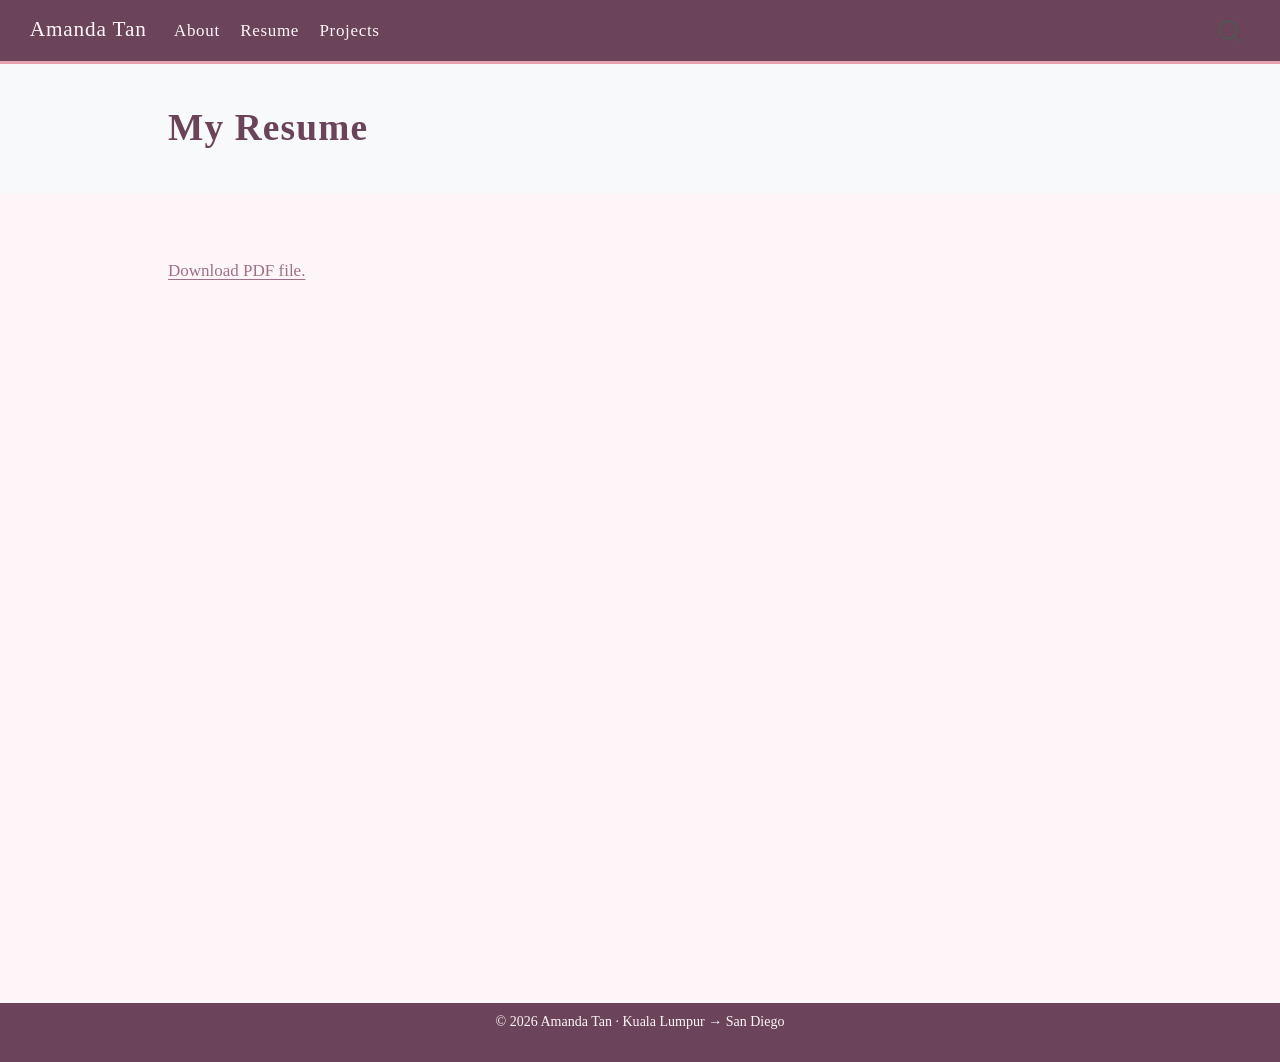
<file: docs/resume.html>
<!DOCTYPE html>
<html xmlns="http://www.w3.org/1999/xhtml" lang="en" xml:lang="en"><head>

<meta charset="utf-8">
<meta name="generator" content="quarto-1.7.32">

<meta name="viewport" content="width=device-width, initial-scale=1.0, user-scalable=yes">


<title>My Resume – Amanda Tan</title>
<style>
code{white-space: pre-wrap;}
span.smallcaps{font-variant: small-caps;}
div.columns{display: flex; gap: min(4vw, 1.5em);}
div.column{flex: auto; overflow-x: auto;}
div.hanging-indent{margin-left: 1.5em; text-indent: -1.5em;}
ul.task-list{list-style: none;}
ul.task-list li input[type="checkbox"] {
  width: 0.8em;
  margin: 0 0.8em 0.2em -1em; /* quarto-specific, see https://github.com/quarto-dev/quarto-cli/issues/4556 */ 
  vertical-align: middle;
}
</style>


<script src="site_libs/quarto-nav/quarto-nav.js"></script>
<script src="site_libs/quarto-nav/headroom.min.js"></script>
<script src="site_libs/clipboard/clipboard.min.js"></script>
<script src="site_libs/quarto-search/autocomplete.umd.js"></script>
<script src="site_libs/quarto-search/fuse.min.js"></script>
<script src="site_libs/quarto-search/quarto-search.js"></script>
<meta name="quarto:offset" content="./">
<script src="site_libs/quarto-html/quarto.js" type="module"></script>
<script src="site_libs/quarto-html/tabsets/tabsets.js" type="module"></script>
<script src="site_libs/quarto-html/popper.min.js"></script>
<script src="site_libs/quarto-html/tippy.umd.min.js"></script>
<script src="site_libs/quarto-html/anchor.min.js"></script>
<link href="site_libs/quarto-html/tippy.css" rel="stylesheet">
<link href="site_libs/quarto-html/quarto-syntax-highlighting-37eea08aefeeee20ff55810ff984fec1.css" rel="stylesheet" id="quarto-text-highlighting-styles">
<script src="site_libs/bootstrap/bootstrap.min.js"></script>
<link href="site_libs/bootstrap/bootstrap-icons.css" rel="stylesheet">
<link href="site_libs/bootstrap/bootstrap-c1fac2584b48ed01fb6e278e36375074.min.css" rel="stylesheet" append-hash="true" id="quarto-bootstrap" data-mode="light">
<script id="quarto-search-options" type="application/json">{
  "location": "navbar",
  "copy-button": false,
  "collapse-after": 3,
  "panel-placement": "end",
  "type": "overlay",
  "limit": 50,
  "keyboard-shortcut": [
    "f",
    "/",
    "s"
  ],
  "show-item-context": false,
  "language": {
    "search-no-results-text": "No results",
    "search-matching-documents-text": "matching documents",
    "search-copy-link-title": "Copy link to search",
    "search-hide-matches-text": "Hide additional matches",
    "search-more-match-text": "more match in this document",
    "search-more-matches-text": "more matches in this document",
    "search-clear-button-title": "Clear",
    "search-text-placeholder": "",
    "search-detached-cancel-button-title": "Cancel",
    "search-submit-button-title": "Submit",
    "search-label": "Search"
  }
}</script>


<link rel="stylesheet" href="styles.css">
</head>

<body class="nav-fixed quarto-light">

<div id="quarto-search-results"></div>
  <header id="quarto-header" class="headroom fixed-top quarto-banner">
    <nav class="navbar navbar-expand-lg " data-bs-theme="dark">
      <div class="navbar-container container-fluid">
      <div class="navbar-brand-container mx-auto">
    <a class="navbar-brand" href="./index.html">
    <span class="navbar-title">Amanda Tan</span>
    </a>
  </div>
            <div id="quarto-search" class="" title="Search"></div>
          <button class="navbar-toggler" type="button" data-bs-toggle="collapse" data-bs-target="#navbarCollapse" aria-controls="navbarCollapse" role="menu" aria-expanded="false" aria-label="Toggle navigation" onclick="if (window.quartoToggleHeadroom) { window.quartoToggleHeadroom(); }">
  <span class="navbar-toggler-icon"></span>
</button>
          <div class="collapse navbar-collapse" id="navbarCollapse">
            <ul class="navbar-nav navbar-nav-scroll me-auto">
  <li class="nav-item">
    <a class="nav-link" href="./index.html"> 
<span class="menu-text">About</span></a>
  </li>  
  <li class="nav-item">
    <a class="nav-link active" href="./resume.html" aria-current="page"> 
<span class="menu-text">Resume</span></a>
  </li>  
  <li class="nav-item">
    <a class="nav-link" href="./projects.html"> 
<span class="menu-text">Projects</span></a>
  </li>  
</ul>
          </div> <!-- /navcollapse -->
            <div class="quarto-navbar-tools">
</div>
      </div> <!-- /container-fluid -->
    </nav>
</header>
<!-- content -->
<header id="title-block-header" class="quarto-title-block default page-columns page-full">
  <div class="quarto-title-banner page-columns page-full">
    <div class="quarto-title column-body">
      <h1 class="title">My Resume</h1>
                      </div>
  </div>
    
  
  <div class="quarto-title-meta">

      
    
      
    </div>
    
  
  </header><div id="quarto-content" class="quarto-container page-columns page-rows-contents page-layout-article page-navbar">
<!-- sidebar -->
<!-- margin-sidebar -->
    <div id="quarto-margin-sidebar" class="sidebar margin-sidebar zindex-bottom">
        
    </div>
<!-- main -->
<main class="content quarto-banner-title-block" id="quarto-document-content">





<p><object data="files/Amanda_Tan_Analyst_Resume_2026421.pdf" type="application/pdf" width="100%" height="800"><a href="files/Amanda_Tan_Analyst_Resume_2026421.pdf" download="">Download PDF file.</a></object></p>



</main> <!-- /main -->
<script id="quarto-html-after-body" type="application/javascript">
  window.document.addEventListener("DOMContentLoaded", function (event) {
    const icon = "";
    const anchorJS = new window.AnchorJS();
    anchorJS.options = {
      placement: 'right',
      icon: icon
    };
    anchorJS.add('.anchored');
    const isCodeAnnotation = (el) => {
      for (const clz of el.classList) {
        if (clz.startsWith('code-annotation-')) {                     
          return true;
        }
      }
      return false;
    }
    const onCopySuccess = function(e) {
      // button target
      const button = e.trigger;
      // don't keep focus
      button.blur();
      // flash "checked"
      button.classList.add('code-copy-button-checked');
      var currentTitle = button.getAttribute("title");
      button.setAttribute("title", "Copied!");
      let tooltip;
      if (window.bootstrap) {
        button.setAttribute("data-bs-toggle", "tooltip");
        button.setAttribute("data-bs-placement", "left");
        button.setAttribute("data-bs-title", "Copied!");
        tooltip = new bootstrap.Tooltip(button, 
          { trigger: "manual", 
            customClass: "code-copy-button-tooltip",
            offset: [0, -8]});
        tooltip.show();    
      }
      setTimeout(function() {
        if (tooltip) {
          tooltip.hide();
          button.removeAttribute("data-bs-title");
          button.removeAttribute("data-bs-toggle");
          button.removeAttribute("data-bs-placement");
        }
        button.setAttribute("title", currentTitle);
        button.classList.remove('code-copy-button-checked');
      }, 1000);
      // clear code selection
      e.clearSelection();
    }
    const getTextToCopy = function(trigger) {
        const codeEl = trigger.previousElementSibling.cloneNode(true);
        for (const childEl of codeEl.children) {
          if (isCodeAnnotation(childEl)) {
            childEl.remove();
          }
        }
        return codeEl.innerText;
    }
    const clipboard = new window.ClipboardJS('.code-copy-button:not([data-in-quarto-modal])', {
      text: getTextToCopy
    });
    clipboard.on('success', onCopySuccess);
    if (window.document.getElementById('quarto-embedded-source-code-modal')) {
      const clipboardModal = new window.ClipboardJS('.code-copy-button[data-in-quarto-modal]', {
        text: getTextToCopy,
        container: window.document.getElementById('quarto-embedded-source-code-modal')
      });
      clipboardModal.on('success', onCopySuccess);
    }
      var localhostRegex = new RegExp(/^(?:http|https):\/\/localhost\:?[0-9]*\//);
      var mailtoRegex = new RegExp(/^mailto:/);
        var filterRegex = new RegExp('/' + window.location.host + '/');
      var isInternal = (href) => {
          return filterRegex.test(href) || localhostRegex.test(href) || mailtoRegex.test(href);
      }
      // Inspect non-navigation links and adorn them if external
     var links = window.document.querySelectorAll('a[href]:not(.nav-link):not(.navbar-brand):not(.toc-action):not(.sidebar-link):not(.sidebar-item-toggle):not(.pagination-link):not(.no-external):not([aria-hidden]):not(.dropdown-item):not(.quarto-navigation-tool):not(.about-link)');
      for (var i=0; i<links.length; i++) {
        const link = links[i];
        if (!isInternal(link.href)) {
          // undo the damage that might have been done by quarto-nav.js in the case of
          // links that we want to consider external
          if (link.dataset.originalHref !== undefined) {
            link.href = link.dataset.originalHref;
          }
        }
      }
    function tippyHover(el, contentFn, onTriggerFn, onUntriggerFn) {
      const config = {
        allowHTML: true,
        maxWidth: 500,
        delay: 100,
        arrow: false,
        appendTo: function(el) {
            return el.parentElement;
        },
        interactive: true,
        interactiveBorder: 10,
        theme: 'quarto',
        placement: 'bottom-start',
      };
      if (contentFn) {
        config.content = contentFn;
      }
      if (onTriggerFn) {
        config.onTrigger = onTriggerFn;
      }
      if (onUntriggerFn) {
        config.onUntrigger = onUntriggerFn;
      }
      window.tippy(el, config); 
    }
    const noterefs = window.document.querySelectorAll('a[role="doc-noteref"]');
    for (var i=0; i<noterefs.length; i++) {
      const ref = noterefs[i];
      tippyHover(ref, function() {
        // use id or data attribute instead here
        let href = ref.getAttribute('data-footnote-href') || ref.getAttribute('href');
        try { href = new URL(href).hash; } catch {}
        const id = href.replace(/^#\/?/, "");
        const note = window.document.getElementById(id);
        if (note) {
          return note.innerHTML;
        } else {
          return "";
        }
      });
    }
    const xrefs = window.document.querySelectorAll('a.quarto-xref');
    const processXRef = (id, note) => {
      // Strip column container classes
      const stripColumnClz = (el) => {
        el.classList.remove("page-full", "page-columns");
        if (el.children) {
          for (const child of el.children) {
            stripColumnClz(child);
          }
        }
      }
      stripColumnClz(note)
      if (id === null || id.startsWith('sec-')) {
        // Special case sections, only their first couple elements
        const container = document.createElement("div");
        if (note.children && note.children.length > 2) {
          container.appendChild(note.children[0].cloneNode(true));
          for (let i = 1; i < note.children.length; i++) {
            const child = note.children[i];
            if (child.tagName === "P" && child.innerText === "") {
              continue;
            } else {
              container.appendChild(child.cloneNode(true));
              break;
            }
          }
          if (window.Quarto?.typesetMath) {
            window.Quarto.typesetMath(container);
          }
          return container.innerHTML
        } else {
          if (window.Quarto?.typesetMath) {
            window.Quarto.typesetMath(note);
          }
          return note.innerHTML;
        }
      } else {
        // Remove any anchor links if they are present
        const anchorLink = note.querySelector('a.anchorjs-link');
        if (anchorLink) {
          anchorLink.remove();
        }
        if (window.Quarto?.typesetMath) {
          window.Quarto.typesetMath(note);
        }
        if (note.classList.contains("callout")) {
          return note.outerHTML;
        } else {
          return note.innerHTML;
        }
      }
    }
    for (var i=0; i<xrefs.length; i++) {
      const xref = xrefs[i];
      tippyHover(xref, undefined, function(instance) {
        instance.disable();
        let url = xref.getAttribute('href');
        let hash = undefined; 
        if (url.startsWith('#')) {
          hash = url;
        } else {
          try { hash = new URL(url).hash; } catch {}
        }
        if (hash) {
          const id = hash.replace(/^#\/?/, "");
          const note = window.document.getElementById(id);
          if (note !== null) {
            try {
              const html = processXRef(id, note.cloneNode(true));
              instance.setContent(html);
            } finally {
              instance.enable();
              instance.show();
            }
          } else {
            // See if we can fetch this
            fetch(url.split('#')[0])
            .then(res => res.text())
            .then(html => {
              const parser = new DOMParser();
              const htmlDoc = parser.parseFromString(html, "text/html");
              const note = htmlDoc.getElementById(id);
              if (note !== null) {
                const html = processXRef(id, note);
                instance.setContent(html);
              } 
            }).finally(() => {
              instance.enable();
              instance.show();
            });
          }
        } else {
          // See if we can fetch a full url (with no hash to target)
          // This is a special case and we should probably do some content thinning / targeting
          fetch(url)
          .then(res => res.text())
          .then(html => {
            const parser = new DOMParser();
            const htmlDoc = parser.parseFromString(html, "text/html");
            const note = htmlDoc.querySelector('main.content');
            if (note !== null) {
              // This should only happen for chapter cross references
              // (since there is no id in the URL)
              // remove the first header
              if (note.children.length > 0 && note.children[0].tagName === "HEADER") {
                note.children[0].remove();
              }
              const html = processXRef(null, note);
              instance.setContent(html);
            } 
          }).finally(() => {
            instance.enable();
            instance.show();
          });
        }
      }, function(instance) {
      });
    }
        let selectedAnnoteEl;
        const selectorForAnnotation = ( cell, annotation) => {
          let cellAttr = 'data-code-cell="' + cell + '"';
          let lineAttr = 'data-code-annotation="' +  annotation + '"';
          const selector = 'span[' + cellAttr + '][' + lineAttr + ']';
          return selector;
        }
        const selectCodeLines = (annoteEl) => {
          const doc = window.document;
          const targetCell = annoteEl.getAttribute("data-target-cell");
          const targetAnnotation = annoteEl.getAttribute("data-target-annotation");
          const annoteSpan = window.document.querySelector(selectorForAnnotation(targetCell, targetAnnotation));
          const lines = annoteSpan.getAttribute("data-code-lines").split(",");
          const lineIds = lines.map((line) => {
            return targetCell + "-" + line;
          })
          let top = null;
          let height = null;
          let parent = null;
          if (lineIds.length > 0) {
              //compute the position of the single el (top and bottom and make a div)
              const el = window.document.getElementById(lineIds[0]);
              top = el.offsetTop;
              height = el.offsetHeight;
              parent = el.parentElement.parentElement;
            if (lineIds.length > 1) {
              const lastEl = window.document.getElementById(lineIds[lineIds.length - 1]);
              const bottom = lastEl.offsetTop + lastEl.offsetHeight;
              height = bottom - top;
            }
            if (top !== null && height !== null && parent !== null) {
              // cook up a div (if necessary) and position it 
              let div = window.document.getElementById("code-annotation-line-highlight");
              if (div === null) {
                div = window.document.createElement("div");
                div.setAttribute("id", "code-annotation-line-highlight");
                div.style.position = 'absolute';
                parent.appendChild(div);
              }
              div.style.top = top - 2 + "px";
              div.style.height = height + 4 + "px";
              div.style.left = 0;
              let gutterDiv = window.document.getElementById("code-annotation-line-highlight-gutter");
              if (gutterDiv === null) {
                gutterDiv = window.document.createElement("div");
                gutterDiv.setAttribute("id", "code-annotation-line-highlight-gutter");
                gutterDiv.style.position = 'absolute';
                const codeCell = window.document.getElementById(targetCell);
                const gutter = codeCell.querySelector('.code-annotation-gutter');
                gutter.appendChild(gutterDiv);
              }
              gutterDiv.style.top = top - 2 + "px";
              gutterDiv.style.height = height + 4 + "px";
            }
            selectedAnnoteEl = annoteEl;
          }
        };
        const unselectCodeLines = () => {
          const elementsIds = ["code-annotation-line-highlight", "code-annotation-line-highlight-gutter"];
          elementsIds.forEach((elId) => {
            const div = window.document.getElementById(elId);
            if (div) {
              div.remove();
            }
          });
          selectedAnnoteEl = undefined;
        };
          // Handle positioning of the toggle
      window.addEventListener(
        "resize",
        throttle(() => {
          elRect = undefined;
          if (selectedAnnoteEl) {
            selectCodeLines(selectedAnnoteEl);
          }
        }, 10)
      );
      function throttle(fn, ms) {
      let throttle = false;
      let timer;
        return (...args) => {
          if(!throttle) { // first call gets through
              fn.apply(this, args);
              throttle = true;
          } else { // all the others get throttled
              if(timer) clearTimeout(timer); // cancel #2
              timer = setTimeout(() => {
                fn.apply(this, args);
                timer = throttle = false;
              }, ms);
          }
        };
      }
        // Attach click handler to the DT
        const annoteDls = window.document.querySelectorAll('dt[data-target-cell]');
        for (const annoteDlNode of annoteDls) {
          annoteDlNode.addEventListener('click', (event) => {
            const clickedEl = event.target;
            if (clickedEl !== selectedAnnoteEl) {
              unselectCodeLines();
              const activeEl = window.document.querySelector('dt[data-target-cell].code-annotation-active');
              if (activeEl) {
                activeEl.classList.remove('code-annotation-active');
              }
              selectCodeLines(clickedEl);
              clickedEl.classList.add('code-annotation-active');
            } else {
              // Unselect the line
              unselectCodeLines();
              clickedEl.classList.remove('code-annotation-active');
            }
          });
        }
    const findCites = (el) => {
      const parentEl = el.parentElement;
      if (parentEl) {
        const cites = parentEl.dataset.cites;
        if (cites) {
          return {
            el,
            cites: cites.split(' ')
          };
        } else {
          return findCites(el.parentElement)
        }
      } else {
        return undefined;
      }
    };
    var bibliorefs = window.document.querySelectorAll('a[role="doc-biblioref"]');
    for (var i=0; i<bibliorefs.length; i++) {
      const ref = bibliorefs[i];
      const citeInfo = findCites(ref);
      if (citeInfo) {
        tippyHover(citeInfo.el, function() {
          var popup = window.document.createElement('div');
          citeInfo.cites.forEach(function(cite) {
            var citeDiv = window.document.createElement('div');
            citeDiv.classList.add('hanging-indent');
            citeDiv.classList.add('csl-entry');
            var biblioDiv = window.document.getElementById('ref-' + cite);
            if (biblioDiv) {
              citeDiv.innerHTML = biblioDiv.innerHTML;
            }
            popup.appendChild(citeDiv);
          });
          return popup.innerHTML;
        });
      }
    }
  });
  </script>
</div> <!-- /content -->
<footer class="footer">
  <div class="nav-footer">
    <div class="nav-footer-left">
      &nbsp;
    </div>   
    <div class="nav-footer-center">
<p>© 2026 Amanda Tan · Kuala Lumpur → San Diego</p>
</div>
    <div class="nav-footer-right">
      &nbsp;
    </div>
  </div>
</footer>




</body></html>
</file>
<file: docs/site_libs/quarto-html/tippy.css>
.tippy-box[data-animation=fade][data-state=hidden]{opacity:0}[data-tippy-root]{max-width:calc(100vw - 10px)}.tippy-box{position:relative;background-color:#333;color:#fff;border-radius:4px;font-size:14px;line-height:1.4;white-space:normal;outline:0;transition-property:transform,visibility,opacity}.tippy-box[data-placement^=top]>.tippy-arrow{bottom:0}.tippy-box[data-placement^=top]>.tippy-arrow:before{bottom:-7px;left:0;border-width:8px 8px 0;border-top-color:initial;transform-origin:center top}.tippy-box[data-placement^=bottom]>.tippy-arrow{top:0}.tippy-box[data-placement^=bottom]>.tippy-arrow:before{top:-7px;left:0;border-width:0 8px 8px;border-bottom-color:initial;transform-origin:center bottom}.tippy-box[data-placement^=left]>.tippy-arrow{right:0}.tippy-box[data-placement^=left]>.tippy-arrow:before{border-width:8px 0 8px 8px;border-left-color:initial;right:-7px;transform-origin:center left}.tippy-box[data-placement^=right]>.tippy-arrow{left:0}.tippy-box[data-placement^=right]>.tippy-arrow:before{left:-7px;border-width:8px 8px 8px 0;border-right-color:initial;transform-origin:center right}.tippy-box[data-inertia][data-state=visible]{transition-timing-function:cubic-bezier(.54,1.5,.38,1.11)}.tippy-arrow{width:16px;height:16px;color:#333}.tippy-arrow:before{content:"";position:absolute;border-color:transparent;border-style:solid}.tippy-content{position:relative;padding:5px 9px;z-index:1}
</file>
<file: docs/site_libs/quarto-html/quarto-syntax-highlighting-37eea08aefeeee20ff55810ff984fec1.css>
/* quarto syntax highlight colors */
:root {
  --quarto-hl-ot-color: #003B4F;
  --quarto-hl-at-color: #657422;
  --quarto-hl-ss-color: #20794D;
  --quarto-hl-an-color: #5E5E5E;
  --quarto-hl-fu-color: #4758AB;
  --quarto-hl-st-color: #20794D;
  --quarto-hl-cf-color: #003B4F;
  --quarto-hl-op-color: #5E5E5E;
  --quarto-hl-er-color: #AD0000;
  --quarto-hl-bn-color: #AD0000;
  --quarto-hl-al-color: #AD0000;
  --quarto-hl-va-color: #111111;
  --quarto-hl-bu-color: inherit;
  --quarto-hl-ex-color: inherit;
  --quarto-hl-pp-color: #AD0000;
  --quarto-hl-in-color: #5E5E5E;
  --quarto-hl-vs-color: #20794D;
  --quarto-hl-wa-color: #5E5E5E;
  --quarto-hl-do-color: #5E5E5E;
  --quarto-hl-im-color: #00769E;
  --quarto-hl-ch-color: #20794D;
  --quarto-hl-dt-color: #AD0000;
  --quarto-hl-fl-color: #AD0000;
  --quarto-hl-co-color: #5E5E5E;
  --quarto-hl-cv-color: #5E5E5E;
  --quarto-hl-cn-color: #8f5902;
  --quarto-hl-sc-color: #5E5E5E;
  --quarto-hl-dv-color: #AD0000;
  --quarto-hl-kw-color: #003B4F;
}

/* other quarto variables */
:root {
  --quarto-font-monospace: SFMono-Regular, Menlo, Monaco, Consolas, "Liberation Mono", "Courier New", monospace;
}

/* syntax highlight based on Pandoc's rules */
pre > code.sourceCode > span {
  color: #003B4F;
}

code.sourceCode > span {
  color: #003B4F;
}

div.sourceCode,
div.sourceCode pre.sourceCode {
  color: #003B4F;
}

/* Normal */
code span {
  color: #003B4F;
}

/* Alert */
code span.al {
  color: #AD0000;
  font-style: inherit;
}

/* Annotation */
code span.an {
  color: #5E5E5E;
  font-style: inherit;
}

/* Attribute */
code span.at {
  color: #657422;
  font-style: inherit;
}

/* BaseN */
code span.bn {
  color: #AD0000;
  font-style: inherit;
}

/* BuiltIn */
code span.bu {
  font-style: inherit;
}

/* ControlFlow */
code span.cf {
  color: #003B4F;
  font-weight: bold;
  font-style: inherit;
}

/* Char */
code span.ch {
  color: #20794D;
  font-style: inherit;
}

/* Constant */
code span.cn {
  color: #8f5902;
  font-style: inherit;
}

/* Comment */
code span.co {
  color: #5E5E5E;
  font-style: inherit;
}

/* CommentVar */
code span.cv {
  color: #5E5E5E;
  font-style: italic;
}

/* Documentation */
code span.do {
  color: #5E5E5E;
  font-style: italic;
}

/* DataType */
code span.dt {
  color: #AD0000;
  font-style: inherit;
}

/* DecVal */
code span.dv {
  color: #AD0000;
  font-style: inherit;
}

/* Error */
code span.er {
  color: #AD0000;
  font-style: inherit;
}

/* Extension */
code span.ex {
  font-style: inherit;
}

/* Float */
code span.fl {
  color: #AD0000;
  font-style: inherit;
}

/* Function */
code span.fu {
  color: #4758AB;
  font-style: inherit;
}

/* Import */
code span.im {
  color: #00769E;
  font-style: inherit;
}

/* Information */
code span.in {
  color: #5E5E5E;
  font-style: inherit;
}

/* Keyword */
code span.kw {
  color: #003B4F;
  font-weight: bold;
  font-style: inherit;
}

/* Operator */
code span.op {
  color: #5E5E5E;
  font-style: inherit;
}

/* Other */
code span.ot {
  color: #003B4F;
  font-style: inherit;
}

/* Preprocessor */
code span.pp {
  color: #AD0000;
  font-style: inherit;
}

/* SpecialChar */
code span.sc {
  color: #5E5E5E;
  font-style: inherit;
}

/* SpecialString */
code span.ss {
  color: #20794D;
  font-style: inherit;
}

/* String */
code span.st {
  color: #20794D;
  font-style: inherit;
}

/* Variable */
code span.va {
  color: #111111;
  font-style: inherit;
}

/* VerbatimString */
code span.vs {
  color: #20794D;
  font-style: inherit;
}

/* Warning */
code span.wa {
  color: #5E5E5E;
  font-style: italic;
}

.prevent-inlining {
  content: "</";
}

/*# sourceMappingURL=27d3d809615f7771493d095567f04340.css.map */
</file>
<file: docs/styles.css>
/* ── Colour palette ─────────────────────────────────────────
   Blush pink  #f9d0da  (light accent / background tint)
   Rose pink   #e8a0b0  (primary brand colour)
   Mauve       #9e7089  (contrast / headings)
   Deep mauve  #6b4459  (navbar, dark elements)
   Off-white   #fdf5f7  (page background)
   Body text   #3d2b35  (warm near-black)
──────────────────────────────────────────────────────────── */

/* Page background */
body {
  background-color: #fdf5f7;
  color: #3d2b35;
  font-family: 'Georgia', serif;
}

/* Navbar */
.navbar {
  background-color: #6b4459 !important;
  border-bottom: 3px solid #e8a0b0;
}

.navbar-brand,
.navbar .nav-link {
  color: #fdf5f7 !important;
  font-family: 'Georgia', serif;
  letter-spacing: 0.04em;
}

.navbar .nav-link:hover {
  color: #f9d0da !important;
  text-decoration: underline;
}

/* Headings */
h1, h2, h3, h4 {
  color: #9e7089;
  font-family: 'Georgia', serif;
}

/* Links */
a {
  color: #9e7089;
}

a:hover {
  color: #6b4459;
}

/* About / jolla template tweaks */
.quarto-title h1.title {
  color: #6b4459;
  font-size: 2.2rem;
  letter-spacing: 0.03em;
}

/* Social icon buttons on About page */
.about-links .about-link {
  background-color: #e8a0b0;
  color: #fdf5f7 !important;
  border: none;
  border-radius: 20px;
  padding: 6px 18px;
  transition: background-color 0.2s ease;
}

.about-links .about-link:hover {
  background-color: #9e7089;
}

/* Table of contents */
#TOC {
  border-left: 3px solid #e8a0b0;
  padding-left: 1rem;
}

#TOC a {
  color: #9e7089;
}

#TOC a:hover {
  color: #6b4459;
}

/* Cards (Projects grid) */
.card {
  border: 1.5px solid #f9d0da;
  border-radius: 12px;
  transition: box-shadow 0.2s ease;
}

.card:hover {
  box-shadow: 0 4px 18px rgba(158, 112, 137, 0.18);
}

.card-title {
  color: #6b4459;
}

/* Footer */
.nav-footer {
  background-color: #6b4459;
  color: #fdf5f7;
}

/* Horizontal rules */
hr {
  border-color: #f9d0da;
}

/* Blockquotes */
blockquote {
  border-left: 4px solid #e8a0b0;
  color: #9e7089;
  font-style: italic;
}
</file>
